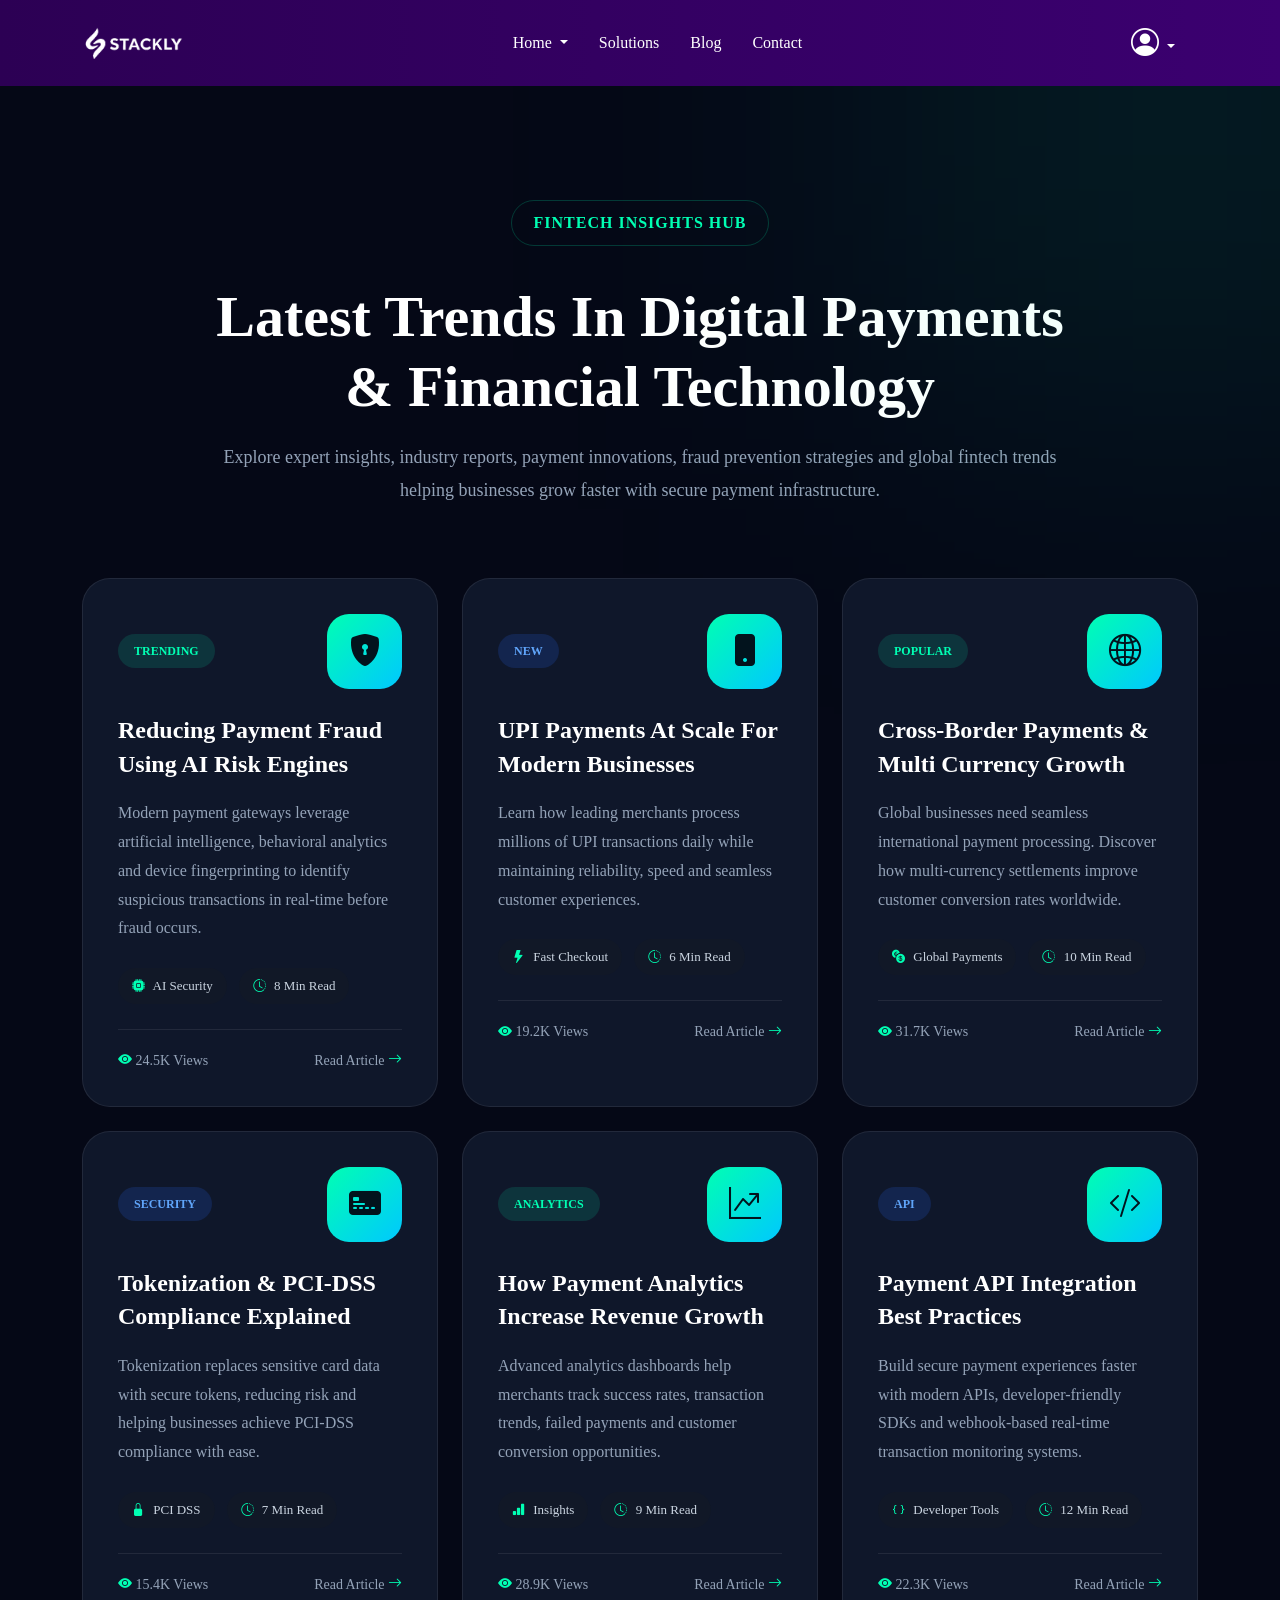
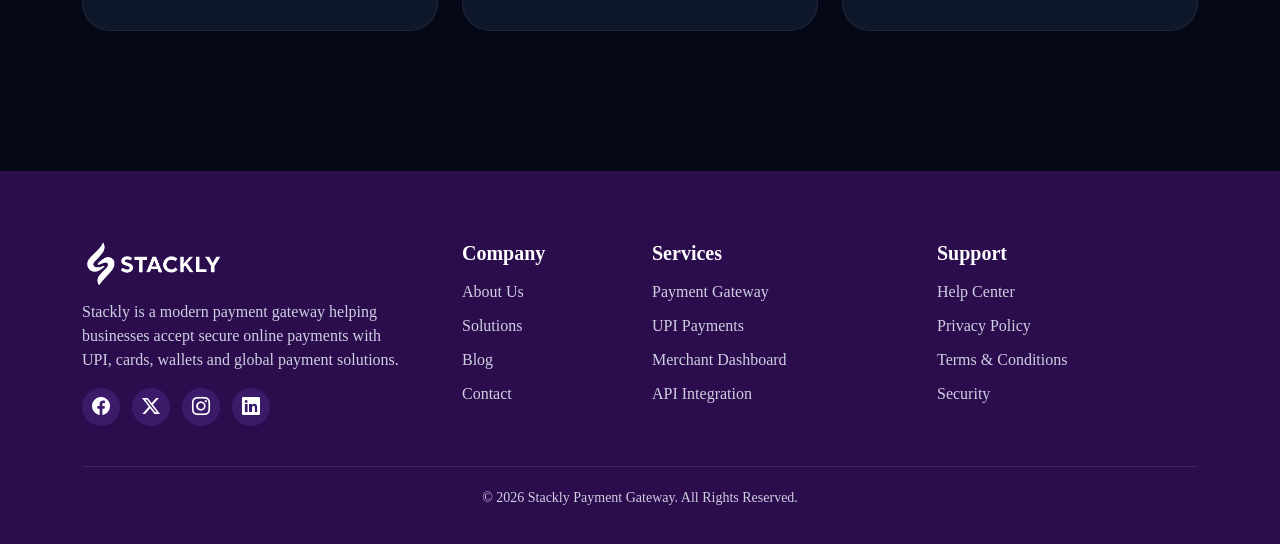
<file: blog.html>
<!DOCTYPE html>
<html lang="en">
<head>
    <meta charset="UTF-8">
    <meta name="viewport" content="width=device-width, initial-scale=1.0">
    <title>Document</title>
    <link href="https://cdn.jsdelivr.net/npm/bootstrap@5.3.3/dist/css/bootstrap.min.css" rel="stylesheet">
    <link href="https://cdn.jsdelivr.net/npm/bootstrap-icons@1.11.3/font/bootstrap-icons.css" rel="stylesheet">
    <link rel="stylesheet" href="blog.css">
</head>
<body>
    <nav class="navbar navbar-expand-lg fixed-top">

<div class="container">

<a class="navbar-brand d-flex align-items-center" href="#">
<img src="Adobe Express - file.png">

</a>

<button class="navbar-toggler" data-bs-toggle="collapse" data-bs-target="#menu">
<span class="navbar-toggler-icon"></span>
</button>

<div class="collapse navbar-collapse" id="menu">

<ul class="navbar-nav mx-auto">

<li class="nav-item dropdown">

<a class="nav-link dropdown-toggle" data-bs-toggle="dropdown">
Home
</a>

<ul class="dropdown-menu">

<li>
<a class="dropdown-item" href="index.html">
<i class="bi bi-house"></i> Home 1
</a>
</li>

<li>
<a class="dropdown-item" href="home.html">
<i class="bi bi-house-door"></i> Home 2
</a>
</li>

</ul>

</li>

<li class="nav-item">
<a class="nav-link" href="solution.html">Solutions</a>
</li>

<li class="nav-item">
<a class="nav-link" href="blog.html">Blog</a>
</li>

<li class="nav-item">
<a class="nav-link" href="contact2.html">Contact</a>
</li>

</ul>


<ul class="navbar-nav">

<li class="nav-item dropdown">

<a class="nav-link dropdown-toggle" data-bs-toggle="dropdown">
<i class="bi bi-person-circle profile-icon"></i>
</a>

<ul class="dropdown-menu dropdown-menu-end">

<li>
<a class="dropdown-item" href="login2.html">
<i class="bi bi-box-arrow-in-right"></i> Login
</a>
</li>

<li>
<a class="dropdown-item" href="register2.html">
<i class="bi bi-person-plus"></i> Register
</a>
</li>

</ul>

</li>

</ul>

</div>

</div>

</nav>
<section class="blog-section">

<div class="container">

<div class="text-center blog-header">

<p class="blog-tag">
FINTECH INSIGHTS HUB
</p>

<h2>
Latest Trends In Digital Payments <br>
& Financial Technology
</h2>

<p class="blog-desc">
Explore expert insights, industry reports, payment innovations,
fraud prevention strategies and global fintech trends helping
businesses grow faster with secure payment infrastructure.
</p>

</div>

<div class="row g-4 mt-5">

<!-- Card 1 -->

<div class="col-lg-4 col-md-6">

<a href="error2.html" class="insight-card">

<div class="card-top">

<span class="article-tag">
TRENDING
</span>

<div class="insight-icon">
<i class="bi bi-shield-lock-fill"></i>
</div>

</div>

<h4>
Reducing Payment Fraud Using AI Risk Engines
</h4>

<p>
Modern payment gateways leverage artificial intelligence,
behavioral analytics and device fingerprinting to identify
suspicious transactions in real-time before fraud occurs.
</p>

<div class="insight-features">

<span>
<i class="bi bi-cpu-fill"></i>
AI Security
</span>

<span>
<i class="bi bi-clock-history"></i>
8 Min Read
</span>

</div>

<div class="card-footer-info">

<div>
<i class="bi bi-eye-fill"></i>
24.5K Views
</div>

<div>
Read Article
<i class="bi bi-arrow-right"></i>
</div>

</div>

</a>

</div>

<!-- Card 2 -->

<div class="col-lg-4 col-md-6">

<a href="error2.html" class="insight-card">

<div class="card-top">

<span class="article-tag success">
NEW
</span>

<div class="insight-icon">
<i class="bi bi-phone-fill"></i>
</div>

</div>

<h4>
UPI Payments At Scale For Modern Businesses
</h4>

<p>
Learn how leading merchants process millions of UPI
transactions daily while maintaining reliability,
speed and seamless customer experiences.
</p>

<div class="insight-features">

<span>
<i class="bi bi-lightning-fill"></i>
Fast Checkout
</span>

<span>
<i class="bi bi-clock-history"></i>
6 Min Read
</span>

</div>

<div class="card-footer-info">

<div>
<i class="bi bi-eye-fill"></i>
19.2K Views
</div>

<div>
Read Article
<i class="bi bi-arrow-right"></i>
</div>

</div>

</a>

</div>

<!-- Card 3 -->

<div class="col-lg-4 col-md-6">

<a href="error2.html" class="insight-card">

<div class="card-top">

<span class="article-tag">
POPULAR
</span>

<div class="insight-icon">
<i class="bi bi-globe2"></i>
</div>

</div>

<h4>
Cross-Border Payments & Multi Currency Growth
</h4>

<p>
Global businesses need seamless international payment
processing. Discover how multi-currency settlements
improve customer conversion rates worldwide.
</p>

<div class="insight-features">

<span>
<i class="bi bi-currency-exchange"></i>
Global Payments
</span>

<span>
<i class="bi bi-clock-history"></i>
10 Min Read
</span>

</div>

<div class="card-footer-info">

<div>
<i class="bi bi-eye-fill"></i>
31.7K Views
</div>

<div>
Read Article
<i class="bi bi-arrow-right"></i>
</div>

</div>

</a>

</div>

<!-- Card 4 -->

<div class="col-lg-4 col-md-6">

<a href="error2.html" class="insight-card">

<div class="card-top">

<span class="article-tag success">
SECURITY
</span>

<div class="insight-icon">
<i class="bi bi-credit-card-2-front-fill"></i>
</div>

</div>

<h4>
Tokenization & PCI-DSS Compliance Explained
</h4>

<p>
Tokenization replaces sensitive card data with secure
tokens, reducing risk and helping businesses achieve
PCI-DSS compliance with ease.
</p>

<div class="insight-features">

<span>
<i class="bi bi-lock-fill"></i>
PCI DSS
</span>

<span>
<i class="bi bi-clock-history"></i>
7 Min Read
</span>

</div>

<div class="card-footer-info">

<div>
<i class="bi bi-eye-fill"></i>
15.4K Views
</div>

<div>
Read Article
<i class="bi bi-arrow-right"></i>
</div>

</div>

</a>

</div>

<!-- Card 5 -->

<div class="col-lg-4 col-md-6">

<a href="error2.html" class="insight-card">

<div class="card-top">

<span class="article-tag">
ANALYTICS
</span>

<div class="insight-icon">
<i class="bi bi-graph-up-arrow"></i>
</div>

</div>

<h4>
How Payment Analytics Increase Revenue Growth
</h4>

<p>
Advanced analytics dashboards help merchants track
success rates, transaction trends, failed payments
and customer conversion opportunities.
</p>

<div class="insight-features">

<span>
<i class="bi bi-bar-chart-fill"></i>
Insights
</span>

<span>
<i class="bi bi-clock-history"></i>
9 Min Read
</span>

</div>

<div class="card-footer-info">

<div>
<i class="bi bi-eye-fill"></i>
28.9K Views
</div>

<div>
Read Article
<i class="bi bi-arrow-right"></i>
</div>

</div>

</a>

</div>

<!-- Card 6 -->

<div class="col-lg-4 col-md-6">

<a href="error2.html" class="insight-card">

<div class="card-top">

<span class="article-tag success">
API
</span>

<div class="insight-icon">
<i class="bi bi-code-slash"></i>
</div>

</div>

<h4>
Payment API Integration Best Practices
</h4>

<p>
Build secure payment experiences faster with modern APIs,
developer-friendly SDKs and webhook-based real-time
transaction monitoring systems.
</p>

<div class="insight-features">

<span>
<i class="bi bi-braces"></i>
Developer Tools
</span>

<span>
<i class="bi bi-clock-history"></i>
12 Min Read
</span>

</div>

<div class="card-footer-info">

<div>
<i class="bi bi-eye-fill"></i>
22.3K Views
</div>

<div>
Read Article
<i class="bi bi-arrow-right"></i>
</div>

</div>

</a>

</div>

</div>

</div>

</section>
<footer class="footer-section">

<div class="container">

<div class="row">


<div class="col-lg-4 col-md-6 footer-about">

<img src="Adobe Express - file.png" class="footer-logo">

<p>
Stackly is a modern payment gateway helping businesses accept
secure online payments with UPI, cards, wallets and global
payment solutions.
</p>

<div class="social-icons">

<a href="error2.html"><i class="bi bi-facebook"></i></a>
<a href="error2.html"><i class="bi bi-twitter-x"></i></a>
<a href="error2.html"><i class="bi bi-instagram"></i></a>
<a href="error2.html"><i class="bi bi-linkedin"></i></a>

</div>

</div>


<div class="col-lg-2 col-md-6 footer-links">

<h5>Company</h5>

<ul>

<li><a href="error2.html">About Us</a></li>
<li><a href="error2.html">Solutions</a></li>
<li><a href="error2.html">Blog</a></li>
<li><a href="error2.html">Contact</a></li>

</ul>

</div>


<div class="col-lg-3 col-md-6 footer-links">

<h5>Services</h5>

<ul>

<li><a href="error2.html">Payment Gateway</a></li>
<li><a href="error2.html">UPI Payments</a></li>
<li><a href="error2.html">Merchant Dashboard</a></li>
<li><a href="error2.html">API Integration</a></li>

</ul>

</div>

<div class="col-lg-3 col-md-6 footer-links">

<h5>Support</h5>

<ul>

<li><a href="error2.html">Help Center</a></li>
<li><a href="error2.html">Privacy Policy</a></li>
<li><a href="error2.html">Terms & Conditions</a></li>
<li><a href="error2.html">Security</a></li>

</ul>

</div>

</div>


<div class="footer-bottom">

<p>
&copy; 2026 Stackly Payment Gateway. All Rights Reserved.
</p>

</div>

</div>

</footer>

<script src="https://cdn.jsdelivr.net/npm/bootstrap@5.3.2/dist/js/bootstrap.bundle.min.js"></script>
<script>
    const cards=document.querySelectorAll(".blog-card")

function reveal(){

let windowHeight=window.innerHeight

cards.forEach(card=>{

let top=card.getBoundingClientRect().top

if(top < windowHeight-100){

card.style.opacity="1"
card.style.transform="translateY(0)"

}

})

}

cards.forEach(card=>{
card.style.opacity="0"
card.style.transform="translateY(40px)"
card.style.transition="0.6s"
})

window.addEventListener("scroll",reveal)
</script>
</body>
</html>
</file>
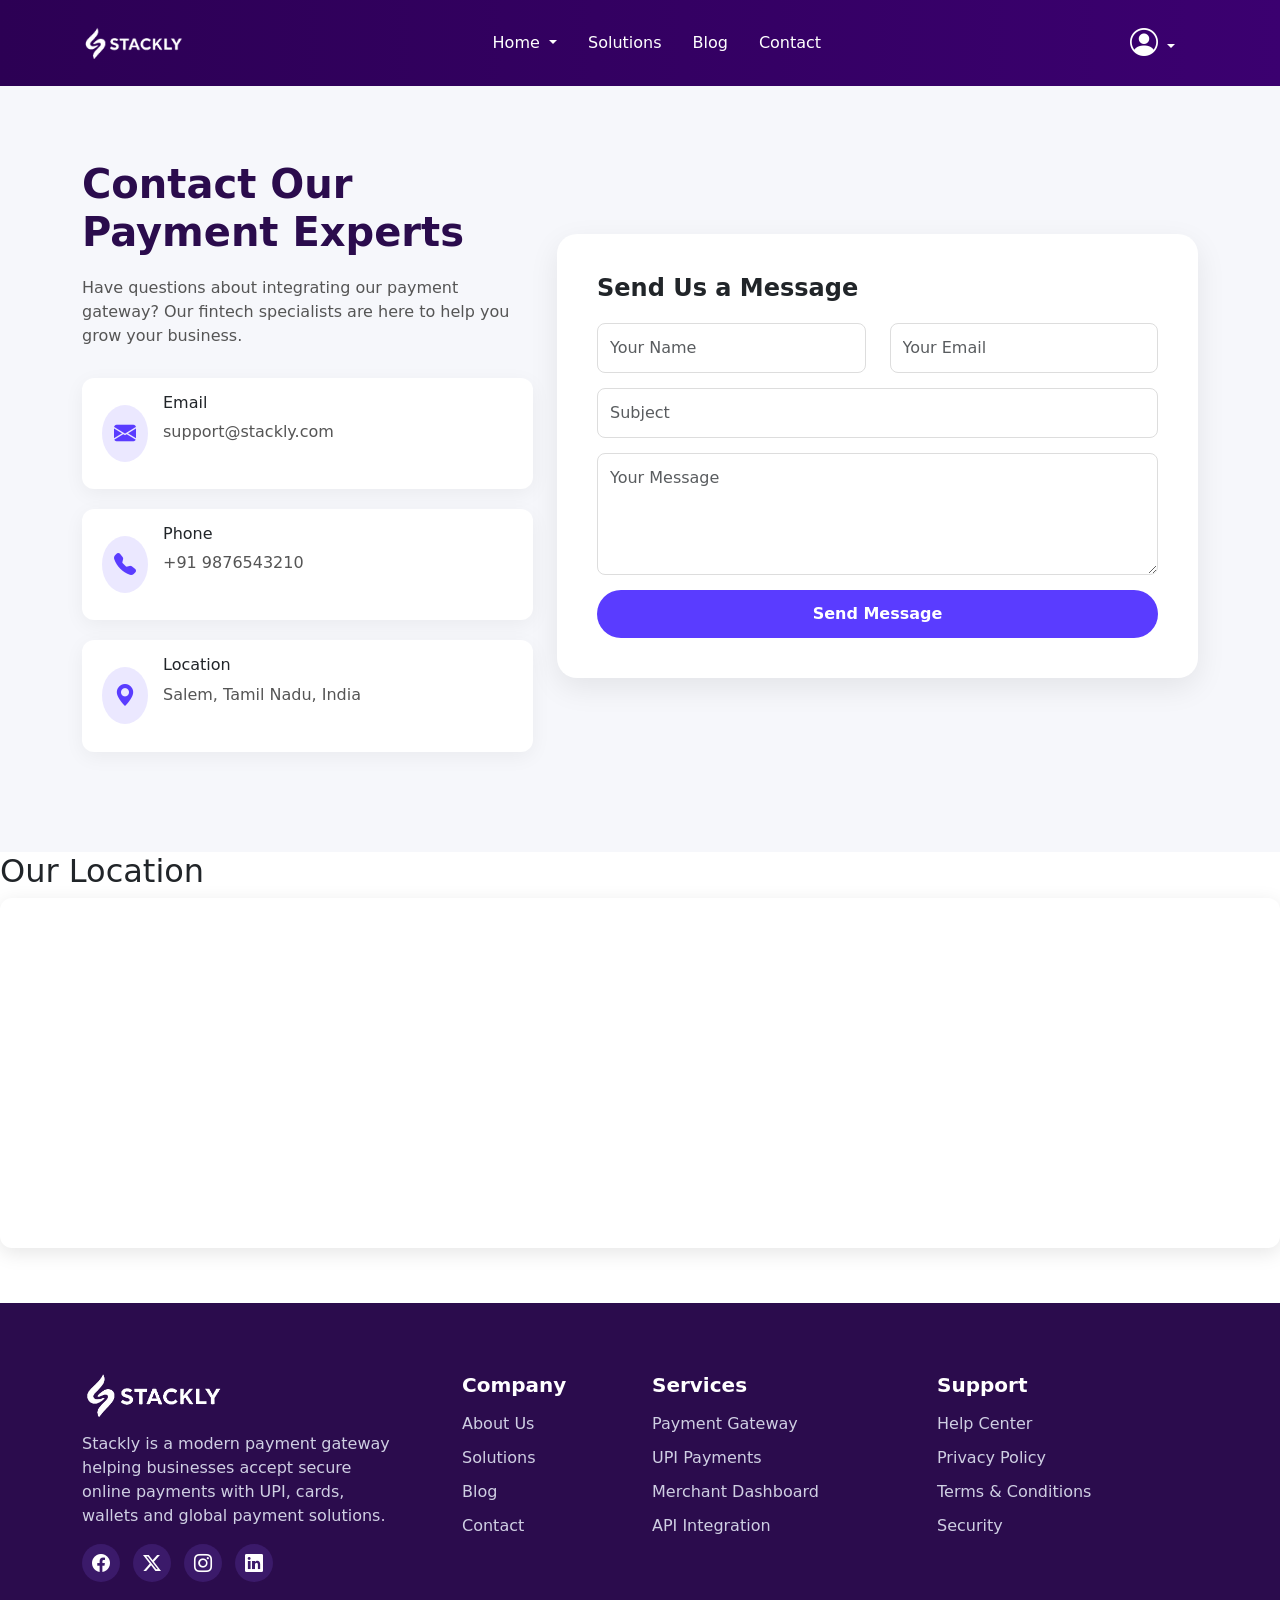
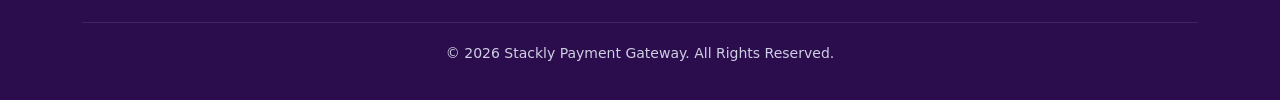
<file: contact2.html>
<!DOCTYPE html>
<html lang="en">
<head>
    <meta charset="UTF-8">
    <meta name="viewport" content="width=device-width, initial-scale=1.0">
    <title>Document</title>
    <link href="https://cdn.jsdelivr.net/npm/bootstrap@5.3.3/dist/css/bootstrap.min.css" rel="stylesheet">
    <link href="https://cdn.jsdelivr.net/npm/bootstrap-icons@1.11.3/font/bootstrap-icons.css" rel="stylesheet">
    <link rel="stylesheet" href="contact2.css">
</head>
<body>
<nav class="navbar navbar-expand-lg fixed-top">

<div class="container">

<a class="navbar-brand d-flex align-items-center" href="#">
<img src="Adobe Express - file.png">

</a>

<button class="navbar-toggler" data-bs-toggle="collapse" data-bs-target="#menu">
<span class="navbar-toggler-icon"></span>
</button>

<div class="collapse navbar-collapse" id="menu">

<ul class="navbar-nav mx-auto">

<li class="nav-item dropdown">

<a class="nav-link dropdown-toggle" data-bs-toggle="dropdown">
Home
</a>

<ul class="dropdown-menu">

<li>
<a class="dropdown-item" href="index.html">
<i class="bi bi-house"></i> Home 1
</a>
</li>

<li>
<a class="dropdown-item" href="home.html">
<i class="bi bi-house-door"></i> Home 2
</a>
</li>

</ul>

</li>

<li class="nav-item">
<a class="nav-link" href="solution.html">Solutions</a>
</li>

<li class="nav-item">
<a class="nav-link" href="blog.html">Blog</a>
</li>

<li class="nav-item">
<a class="nav-link" href="contact2.html">Contact</a>
</li>

</ul>


<ul class="navbar-nav">

<li class="nav-item dropdown">

<a class="nav-link dropdown-toggle" data-bs-toggle="dropdown">
<i class="bi bi-person-circle profile-icon"></i>
</a>

<ul class="dropdown-menu dropdown-menu-end">

<li>
<a class="dropdown-item" href="login2.html">
<i class="bi bi-box-arrow-in-right"></i> Login
</a>
</li>

<li>
<a class="dropdown-item" href="register2.html">
<i class="bi bi-person-plus"></i> Register
</a>
</li>

</ul>

</li>

</ul>

</div>

</div>

</nav>
<section class="contact-section">

<div class="container">

<div class="row align-items-center">


<div class="col-lg-5 contact-info">

<h2>Contact Our Payment Experts</h2>

<p>
Have questions about integrating our payment gateway?
Our fintech specialists are here to help you grow your business.
</p>

<div class="contact-cards">

<div class="info-card">

<i class="bi bi-envelope-fill"></i>

<div>
<h6>Email</h6>
<p>support@stackly.com</p>
</div>

</div>


<div class="info-card">

<i class="bi bi-telephone-fill"></i>

<div>
<h6>Phone</h6>
<p>+91 9876543210</p>
</div>

</div>


<div class="info-card">

<i class="bi bi-geo-alt-fill"></i>

<div>
<h6>Location</h6>
<p>Salem, Tamil Nadu, India</p>
</div>

</div>

</div>

</div>

<div class="col-lg-7">

<div class="contact-form">

<h4>Send Us a Message</h4>

<form action="error2.html">

<div class="row">

<div class="col-md-6">

<input type="text" placeholder="Your Name" class="form-control" required>

</div>

<div class="col-md-6">

<input type="email" placeholder="Your Email" class="form-control" required>

</div>

</div>


<input type="text" placeholder="Subject" class="form-control" required>

<textarea rows="4" placeholder="Your Message" class="form-control"></textarea>

<button class="contact-btn" type="submit">
Send Message
</button>

</form>

</div>

</div>

</div>

</div>


</section>
<section class="contact-map">

<h2>Our Location</h2>

<div class="map-container">
<iframe 
src="https://www.google.com/maps?q=Salem,Tamil%20Nadu&output=embed"
loading="lazy"
allowfullscreen>
</iframe>
</div>

</section>
<br>
<br>
<footer class="footer-section">

<div class="container">

<div class="row">


<div class="col-lg-4 col-md-6 footer-about">

<img src="Adobe Express - file.png" class="footer-logo">

<p>
Stackly is a modern payment gateway helping businesses accept
secure online payments with UPI, cards, wallets and global
payment solutions.
</p>

<div class="social-icons">

<a href="error2.html"><i class="bi bi-facebook"></i></a>
<a href="error2.html"><i class="bi bi-twitter-x"></i></a>
<a href="error2.html"><i class="bi bi-instagram"></i></a>
<a href="error2.html"><i class="bi bi-linkedin"></i></a>

</div>

</div>


<div class="col-lg-2 col-md-6 footer-links">

<h5>Company</h5>

<ul>

<li><a href="error2.html">About Us</a></li>
<li><a href="error2.html">Solutions</a></li>
<li><a href="error2.html">Blog</a></li>
<li><a href="error2.html">Contact</a></li>

</ul>

</div>


<div class="col-lg-3 col-md-6 footer-links">

<h5>Services</h5>

<ul>

<li><a href="error2.html">Payment Gateway</a></li>
<li><a href="error2.html">UPI Payments</a></li>
<li><a href="error2.html">Merchant Dashboard</a></li>
<li><a href="error2.html">API Integration</a></li>

</ul>

</div>

<div class="col-lg-3 col-md-6 footer-links">

<h5>Support</h5>

<ul>

<li><a href="error2.html">Help Center</a></li>
<li><a href="error2.html">Privacy Policy</a></li>
<li><a href="error2.html">Terms & Conditions</a></li>
<li><a href="error2.html">Security</a></li>

</ul>

</div>

</div>


<div class="footer-bottom">

<p>
&copy; 2026 Stackly Payment Gateway. All Rights Reserved.
</p>

</div>

</div>

</footer>

<script src="https://cdn.jsdelivr.net/npm/bootstrap@5.3.2/dist/js/bootstrap.bundle.min.js"></script>
</body>
</html>
</file>
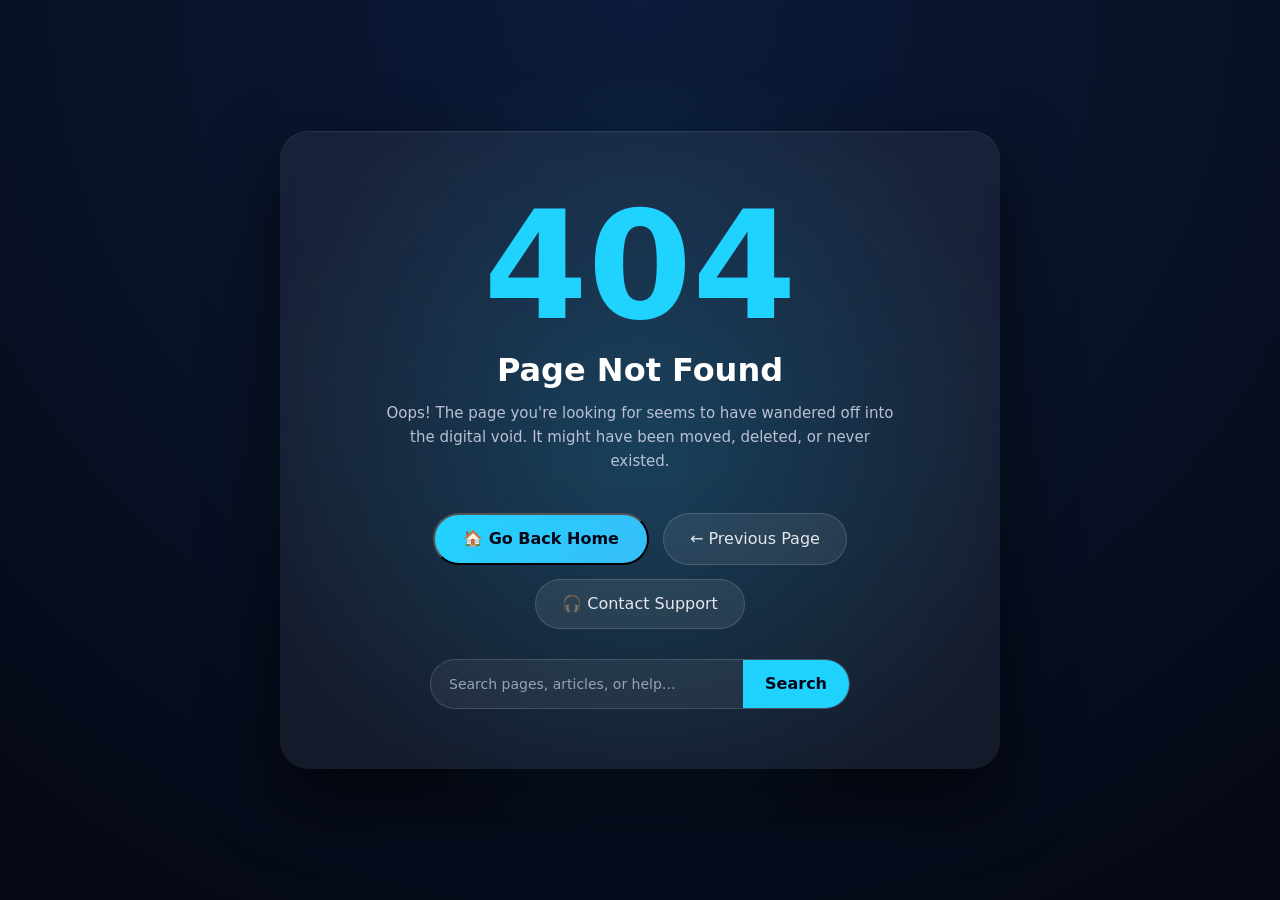
<file: error2.html>
<!DOCTYPE html>
<html lang="en">
<head>
  <meta charset="UTF-8">
  <title>404 | Page Not Found</title>
  <meta name="viewport" content="width=device-width, initial-scale=1.0">
  <link href="https://cdn.jsdelivr.net/npm/bootstrap@5.3.3/dist/css/bootstrap.min.css" rel="stylesheet">
</head>
<body>
    <style>
        
body {
  margin: 0;
  font-family: system-ui, -apple-system, "Segoe UI", sans-serif;
}

.error-wrapper {
  min-height: 100vh;
  display: flex;
  align-items: center;
  justify-content: center;
  background: radial-gradient(circle at top, #0c1b3a, #050814);
  overflow: hidden;
  padding: 20px;
}
.error-box {
  position: relative;
  max-width: 720px;
  width: 100%;
  padding: 60px 50px;
  border-radius: 28px;
  background: rgba(255, 255, 255, 0.06);
  backdrop-filter: blur(12px);
  box-shadow:
    0 30px 70px rgba(0, 0, 0, 0.65),
    inset 0 1px 0 rgba(255, 255, 255, 0.08);
}
.error-glow {
  position: absolute;
  inset: -60px;
  background: radial-gradient(circle, rgba(32,211,255,0.18), transparent 70%);
  z-index: -1;
}
.error-code {
  font-size: 150px;
  font-weight: 800;
  color: #20d3ff;
  line-height: 1;
  margin-bottom: 10px;
}

.error-title {
  font-size: 32px;
  font-weight: 600;
  color: #ffffff;
  margin-bottom: 12px;
}

.error-text {
  font-size: 15px;
  color: #b9c0d4;
  max-width: 520px;
  margin: 0 auto 40px;
  line-height: 1.6;
}
.error-actions {
  display: flex;
  gap: 14px;
  justify-content: center;
  flex-wrap: wrap;
  margin-bottom: 30px;
}

.btn-primary-action {
  padding: 12px 28px;
  border-radius: 30px;
  background: linear-gradient(135deg, #20d3ff, #38bdf8);
  color: #020617;
  font-weight: 600;
  text-decoration: none;
  transition: all 0.3s ease;
}

.btn-primary-action:hover {
  transform: translateY(-2px);
  box-shadow: 0 12px 30px rgba(32,211,255,0.4);
}

.btn-secondary-action {
  padding: 12px 26px;
  border-radius: 30px;
  background: rgba(255,255,255,0.08);
  color: #e5e7eb;
  border: 1px solid rgba(255,255,255,0.15);
  text-decoration: none;
  transition: all 0.3s ease;
}

.btn-secondary-action:hover {
  background: rgba(255,255,255,0.15);
}

.error-search {
  display: flex;
  max-width: 420px;
  margin: 0 auto;
  background: rgba(255,255,255,0.06);
  border-radius: 30px;
  overflow: hidden;
  border: 1px solid rgba(255,255,255,0.15);
}

.error-search input {
  flex: 1;
  padding: 12px 18px;
  background: transparent;
  border: none;
  outline: none;
  color: #e5e7eb;
  font-size: 14px;
}

.error-search input::placeholder {
  color: #94a3b8;
}

.error-search button {
  padding: 12px 22px;
  border: none;
  background: #20d3ff;
  color: #020617;
  font-weight: 600;
  cursor: pointer;
}
@media (max-width: 576px) {
  .error-code {
    font-size: 100px;
  }

  .error-box {
    padding: 45px 24px;
  }

  .error-title {
    font-size: 26px;
  }
}

    </style>

<section class="error-wrapper">
  <div class="error-box text-center">

    <div class="error-glow"></div>

    <h1 class="error-code">404</h1>
    <h2 class="error-title">Page Not Found</h2>

    <p class="error-text">
      Oops! The page you're looking for seems to have wandered off into the digital void.
      It might have been moved, deleted, or never existed.
    </p>
    <div class="error-actions">
      <button  onclick="window.location.href='home.html'" class="btn-primary-action">🏠 Go Back Home</button>
      <button onclick="history.back()" class="btn-secondary-action">← Previous Page</button>
      <a href="#" class="btn-secondary-action">🎧 Contact Support</a>
    </div>
    <div class="error-search">
      <input type="text" placeholder="Search pages, articles, or help…">
      <button>Search</button>
    </div>

  </div>
</section>

</body>
</html>
</file>
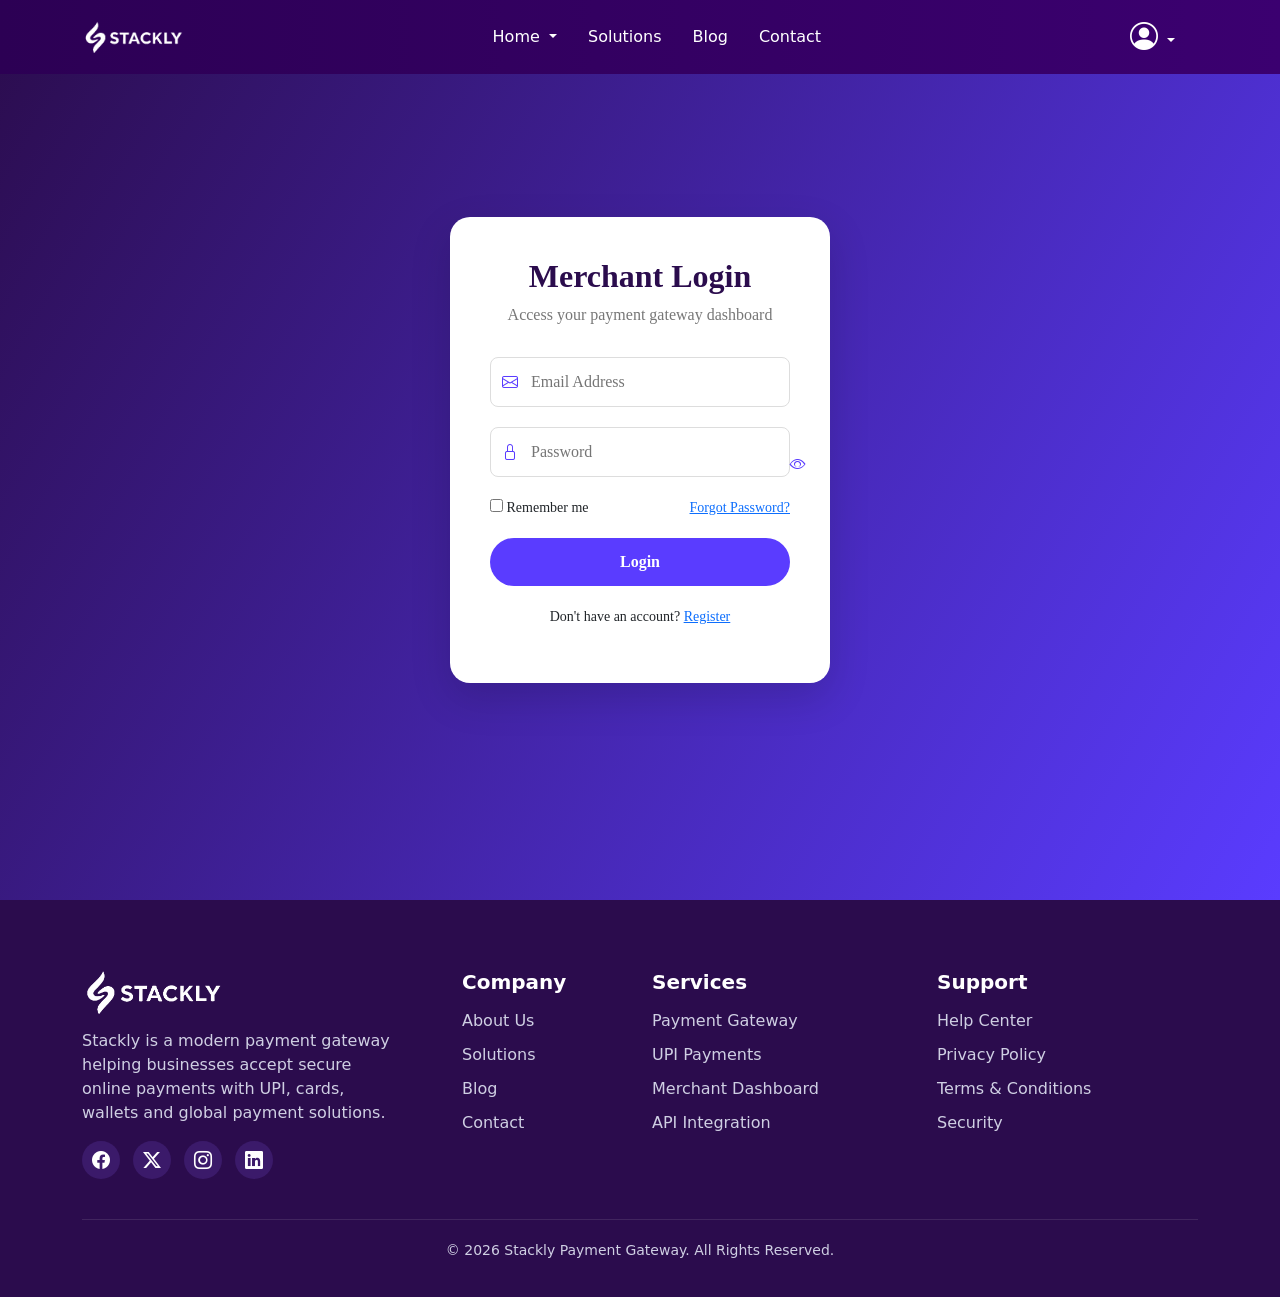
<file: login2.html>
<!DOCTYPE html>
<html lang="en">

<head>

<meta charset="UTF-8">
<meta name="viewport" content="width=device-width, initial-scale=1.0">

<title>Stackly Payment Gateway Login</title>

<link rel="stylesheet" href="login2.css">

<link rel="stylesheet"
href="https://cdn.jsdelivr.net/npm/bootstrap@5.3.3/dist/css/bootstrap.min.css">

<link rel="stylesheet"
href="https://cdn.jsdelivr.net/npm/bootstrap-icons@1.11.3/font/bootstrap-icons.css">

</head>

<body>
    <nav class="navbar navbar-expand-lg fixed-top">

<div class="container">

<a class="navbar-brand d-flex align-items-center" href="#">
<img src="Adobe Express - file.png">

</a>

<button class="navbar-toggler" data-bs-toggle="collapse" data-bs-target="#menu">
<span class="navbar-toggler-icon"></span>
</button>

<div class="collapse navbar-collapse" id="menu">

<ul class="navbar-nav mx-auto">

<li class="nav-item dropdown">

<a class="nav-link dropdown-toggle" data-bs-toggle="dropdown">
Home
</a>

<ul class="dropdown-menu">

<li>
<a class="dropdown-item" href="index.html">
<i class="bi bi-house"></i> Home 1
</a>
</li>

<li>
<a class="dropdown-item" href="home.html">
<i class="bi bi-house-door"></i> Home 2
</a>
</li>

</ul>

</li>

<li class="nav-item">
<a class="nav-link" href="solution.html">Solutions</a>
</li>

<li class="nav-item">
<a class="nav-link" href="blog.html">Blog</a>
</li>

<li class="nav-item">
<a class="nav-link" href="contact2.html">Contact</a>
</li>

</ul>


<ul class="navbar-nav">

<li class="nav-item dropdown">

<a class="nav-link dropdown-toggle" data-bs-toggle="dropdown">
<i class="bi bi-person-circle profile-icon"></i>
</a>

<ul class="dropdown-menu dropdown-menu-end">

<li>
<a class="dropdown-item" href="login2.html">
<i class="bi bi-box-arrow-in-right"></i> Login
</a>
</li>

<li>
<a class="dropdown-item" href="register2.html">
<i class="bi bi-person-plus"></i> Register
</a>
</li>

</ul>

</li>

</ul>

</div>

</div>

</nav>
<section>
<div class="login-wrapper">

<div class="login-container">

<h2>Merchant Login</h2>

<p class="subtitle">
Access your payment gateway dashboard
</p>

<form onsubmit="return loginUser()">

<div class="input-box">

<i class="bi bi-envelope"></i>

<input type="text" id="email" placeholder="Email Address">

</div>


<div class="input-box">

<i class="bi bi-lock"></i>

<input type="password" id="password" placeholder="Password">

<span class="toggle" onclick="togglePassword()">
<i class="bi bi-eye" id="eyeIcon"></i>
</span>

</div>


<div class="login-options">

<label>
<input type="checkbox"> Remember me
</label>

<a href="error2.html">Forgot Password?</a>

</div>


<button class="login-btn">
Login
</button>


<p class="signup-text">

Don't have an account?
<a href="register2.html">Register</a>

</p>

</form>

</div>

</div>
</section>
<footer class="footer-section">

<div class="container">

<div class="row">


<div class="col-lg-4 col-md-6 footer-about">

<img src="Adobe Express - file.png" class="footer-logo">

<p>
Stackly is a modern payment gateway helping businesses accept
secure online payments with UPI, cards, wallets and global
payment solutions.
</p>

<div class="social-icons">

<a href="error2.html"><i class="bi bi-facebook"></i></a>
<a href="error2.html"><i class="bi bi-twitter-x"></i></a>
<a href="error2.html"><i class="bi bi-instagram"></i></a>
<a href="error2.html"><i class="bi bi-linkedin"></i></a>

</div>

</div>


<div class="col-lg-2 col-md-6 footer-links">

<h5>Company</h5>

<ul>

<li><a href="error2.html">About Us</a></li>
<li><a href="error2.html">Solutions</a></li>
<li><a href="error2.html">Blog</a></li>
<li><a href="error2.html">Contact</a></li>

</ul>

</div>


<div class="col-lg-3 col-md-6 footer-links">

<h5>Services</h5>

<ul>

<li><a href="error2.html">Payment Gateway</a></li>
<li><a href="error2.html">UPI Payments</a></li>
<li><a href="error2.html">Merchant Dashboard</a></li>
<li><a href="error2.html">API Integration</a></li>

</ul>

</div>

<div class="col-lg-3 col-md-6 footer-links">

<h5>Support</h5>

<ul>

<li><a href="error2.html">Help Center</a></li>
<li><a href="error2.html">Privacy Policy</a></li>
<li><a href="error2.html">Terms & Conditions</a></li>
<li><a href="error2.html">Security</a></li>

</ul>

</div>

</div>


<div class="footer-bottom">

<p>
&copy; 2026 Stackly Payment Gateway. All Rights Reserved.
</p>

</div>

</div>
</footer>


</footer>
<script src="https://cdn.jsdelivr.net/npm/bootstrap@5.3.2/dist/js/bootstrap.bundle.min.js"></script>
<script>
    function togglePassword(){

let password=document.getElementById("password")
let icon=document.getElementById("eyeIcon")

if(password.type==="password"){
password.type="text"
icon.classList.remove("bi-eye")
icon.classList.add("bi-eye-slash")
}else{
password.type="password"
icon.classList.remove("bi-eye-slash")
icon.classList.add("bi-eye")
}

}


function loginUser(){

let email=document.getElementById("email").value
let password=document.getElementById("password").value

if(email==="" || password===""){

alert("Please enter email and password")

return false

}

window.location.href="error2.html"

return false

}
</script>

</body>
</html>
</file>
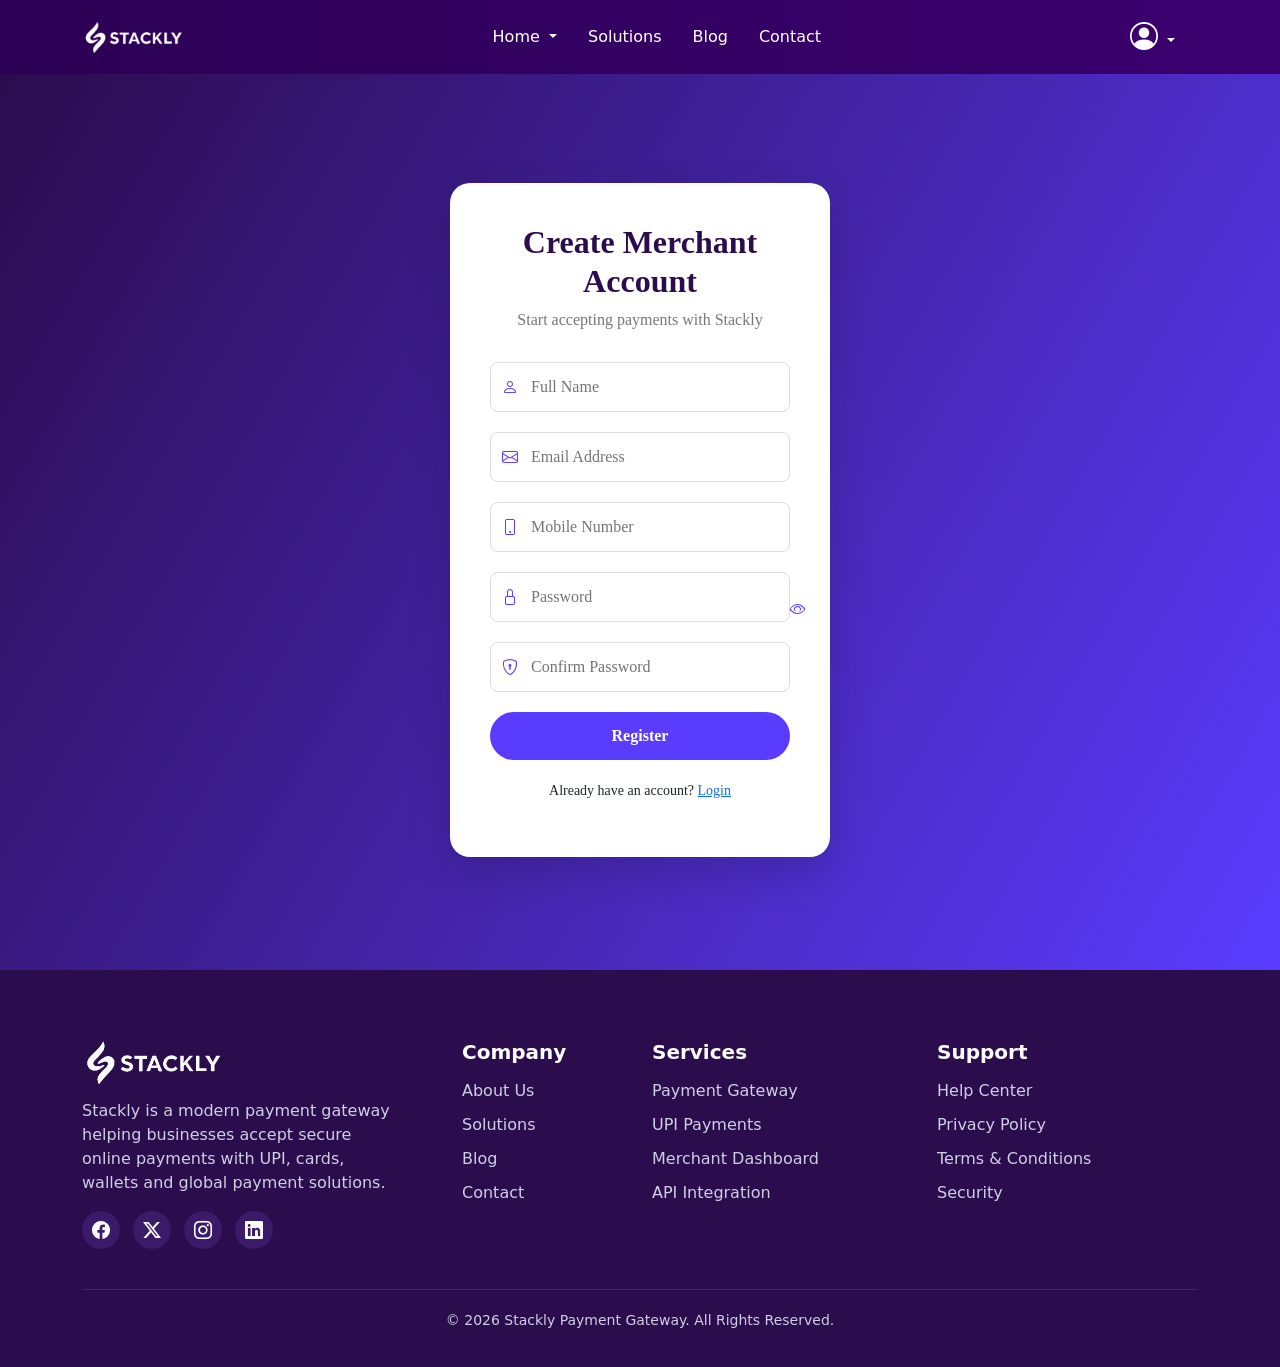
<file: register2.html>
<!DOCTYPE html>
<html lang="en">

<head>

<meta charset="UTF-8">
<meta name="viewport" content="width=device-width, initial-scale=1.0">

<title>Stackly Payment Gateway Login</title>

<link rel="stylesheet" href="register2.css">

<link rel="stylesheet"
href="https://cdn.jsdelivr.net/npm/bootstrap@5.3.3/dist/css/bootstrap.min.css">

<link rel="stylesheet"
href="https://cdn.jsdelivr.net/npm/bootstrap-icons@1.11.3/font/bootstrap-icons.css">

</head>

<body>
    <nav class="navbar navbar-expand-lg fixed-top">

<div class="container">

<a class="navbar-brand d-flex align-items-center" href="#">
<img src="Adobe Express - file.png">

</a>

<button class="navbar-toggler" data-bs-toggle="collapse" data-bs-target="#menu">
<span class="navbar-toggler-icon"></span>
</button>

<div class="collapse navbar-collapse" id="menu">

<ul class="navbar-nav mx-auto">

<li class="nav-item dropdown">

<a class="nav-link dropdown-toggle" data-bs-toggle="dropdown">
Home
</a>

<ul class="dropdown-menu">

<li>
<a class="dropdown-item" href="index.html">
<i class="bi bi-house"></i> Home 1
</a>
</li>

<li>
<a class="dropdown-item" href="home.html">
<i class="bi bi-house-door"></i> Home 2
</a>
</li>

</ul>

</li>

<li class="nav-item">
<a class="nav-link" href="solution.html">Solutions</a>
</li>

<li class="nav-item">
<a class="nav-link" href="blog.html">Blog</a>
</li>

<li class="nav-item">
<a class="nav-link" href="contact2.html">Contact</a>
</li>

</ul>


<ul class="navbar-nav">

<li class="nav-item dropdown">

<a class="nav-link dropdown-toggle" data-bs-toggle="dropdown">
<i class="bi bi-person-circle profile-icon"></i>
</a>

<ul class="dropdown-menu dropdown-menu-end">

<li>
<a class="dropdown-item" href="login2.html">
<i class="bi bi-box-arrow-in-right"></i> Login
</a>
</li>

<li>
<a class="dropdown-item" href="register2.html">
<i class="bi bi-person-plus"></i> Register
</a>
</li>

</ul>

</li>

</ul>

</div>

</div>

</nav>
<section >
<div class="register-wrapper">

<div class="register-container">

<h2>Create Merchant Account</h2>

<p class="subtitle">
Start accepting payments with Stackly
</p>

<form onsubmit="return registerUser()">

<div class="input-box">

<i class="bi bi-person"></i>

<input type="text" id="name" placeholder="Full Name">

</div>


<div class="input-box">

<i class="bi bi-envelope"></i>

<input type="email" id="email" placeholder="Email Address">

</div>


<div class="input-box">

<i class="bi bi-phone"></i>

<input type="text" id="phone" placeholder="Mobile Number">

</div>


<div class="input-box">

<i class="bi bi-lock"></i>

<input type="password" id="password" placeholder="Password">

<span class="toggle" onclick="togglePassword()">
<i class="bi bi-eye" id="eyeIcon"></i>
</span>

</div>


<div class="input-box">

<i class="bi bi-shield-lock"></i>

<input type="password" id="confirmPassword" placeholder="Confirm Password">

</div>


<button class="register-btn">
Register
</button>

<p class="login-link">

Already have an account?
<a href="login2.html">Login</a>

</p>

</form>

</div>

</div>
</section>
<footer class="footer-section">

<div class="container">

<div class="row">


<div class="col-lg-4 col-md-6 footer-about">

<img src="Adobe Express - file.png" class="footer-logo">

<p>
Stackly is a modern payment gateway helping businesses accept
secure online payments with UPI, cards, wallets and global
payment solutions.
</p>

<div class="social-icons">

<a href="error2.html"><i class="bi bi-facebook"></i></a>
<a href="error2.html"><i class="bi bi-twitter-x"></i></a>
<a href="error2.html"><i class="bi bi-instagram"></i></a>
<a href="error2.html"><i class="bi bi-linkedin"></i></a>

</div>

</div>


<div class="col-lg-2 col-md-6 footer-links">

<h5>Company</h5>

<ul>

<li><a href="error2.html">About Us</a></li>
<li><a href="error2.html">Solutions</a></li>
<li><a href="error2.html">Blog</a></li>
<li><a href="error2.html">Contact</a></li>

</ul>

</div>


<div class="col-lg-3 col-md-6 footer-links">

<h5>Services</h5>

<ul>

<li><a href="error2.html">Payment Gateway</a></li>
<li><a href="error2.html">UPI Payments</a></li>
<li><a href="error2.html">Merchant Dashboard</a></li>
<li><a href="error2.html">API Integration</a></li>

</ul>

</div>

<div class="col-lg-3 col-md-6 footer-links">

<h5>Support</h5>

<ul>

<li><a href="error2.html">Help Center</a></li>
<li><a href="error2.html">Privacy Policy</a></li>
<li><a href="error2.html">Terms & Conditions</a></li>
<li><a href="error2.html">Security</a></li>

</ul>

</div>

</div>


<div class="footer-bottom">

<p>
&copy; 2026 Stackly Payment Gateway. All Rights Reserved.
</p>

</div>

</div>

</footer>
<script src="https://cdn.jsdelivr.net/npm/bootstrap@5.3.2/dist/js/bootstrap.bundle.min.js"></script>
<script>
    function togglePassword(){

let password=document.getElementById("password")
let icon=document.getElementById("eyeIcon")

if(password.type==="password"){
password.type="text"
icon.classList.remove("bi-eye")
icon.classList.add("bi-eye-slash")
}else{
password.type="password"
icon.classList.remove("bi-eye-slash")
icon.classList.add("bi-eye")
}

}

function registerUser(){

let name=document.getElementById("name").value
let email=document.getElementById("email").value
let phone=document.getElementById("phone").value
let password=document.getElementById("password").value
let confirmPassword=document.getElementById("confirmPassword").value

if(name==="" || email==="" || phone==="" || password==="" || confirmPassword===""){

alert("Please fill all fields")

return false

}


alert("Account created successfully")

window.location.href="login2.html"

return false

}
</script>

</body>
</html>
</file>
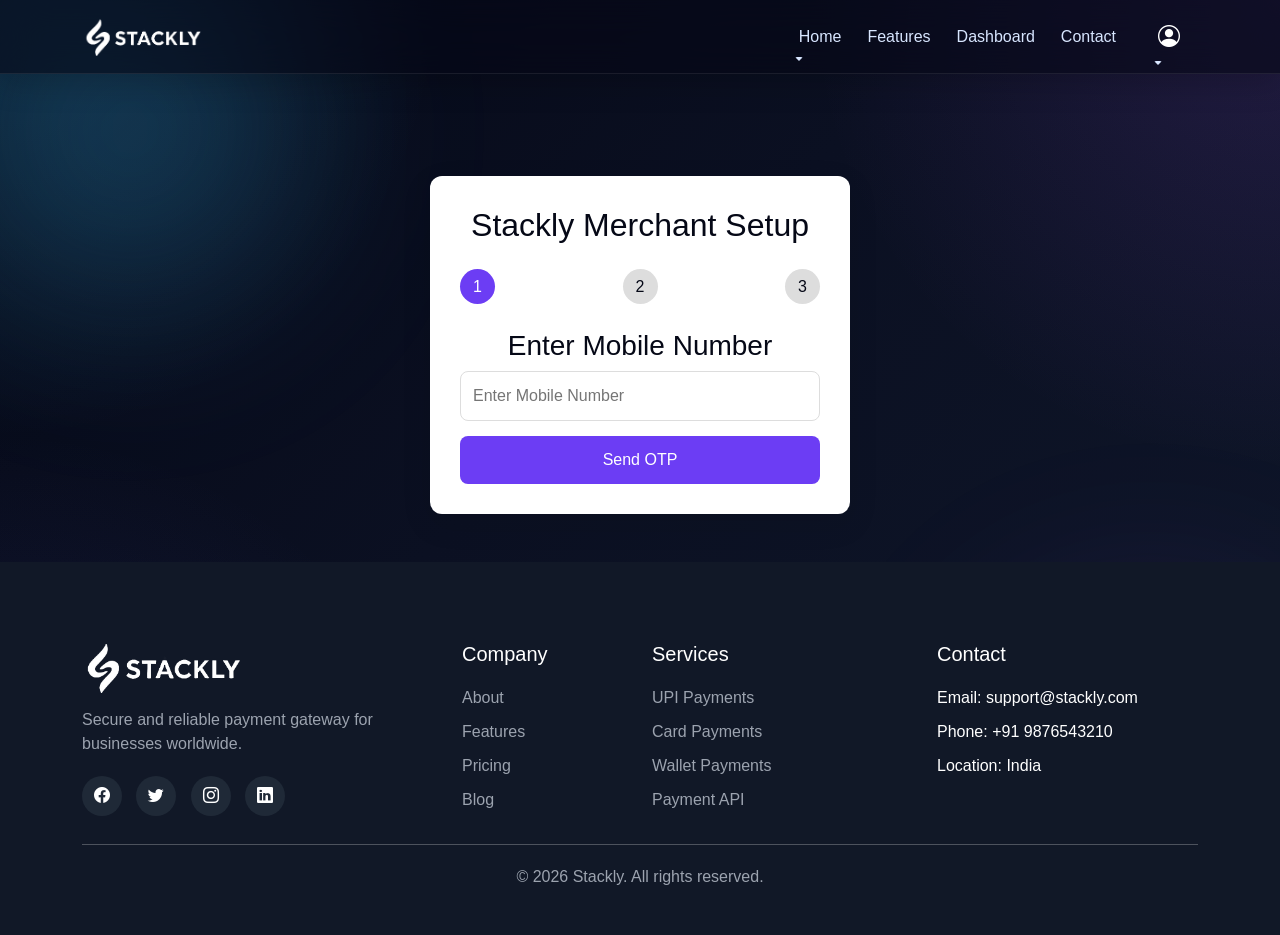
<file: signup.html>
<!DOCTYPE html>
<html lang="en">
<head>
    <meta charset="UTF-8">
    <meta name="viewport" content="width=device-width, initial-scale=1.0">
    <title>Payment gateway</title>
    <link href="https://cdn.jsdelivr.net/npm/bootstrap@5.3.2/dist/css/bootstrap.min.css" rel="stylesheet">

<link rel="stylesheet" href="https://cdn.jsdelivr.net/npm/bootstrap-icons@1.11.3/font/bootstrap-icons.css">
<link rel="stylesheet" href="signup.css">
</head>
<body>
<nav class="navbar navbar-expand-lg fixed-top glass-nav">
    <div class="container">
      <a class="navbar-brand brand-logo" href="#">
        <img src="Adobe Express - file.png" alt="Stackly Logo">
      </a>

      <button class="navbar-toggler navbar-dark border-0" type="button" data-bs-toggle="collapse" data-bs-target="#navMenu">
        <span class="navbar-toggler-icon"></span>
      </button>

      <div class="collapse navbar-collapse" id="navMenu">
        <ul class="navbar-nav ms-auto align-items-lg-center">
          <li class="nav-item dropdown">
            <a class="nav-link dropdown-toggle" href="#" data-bs-toggle="dropdown" role="button" aria-expanded="false">
              Home
            </a>
            <ul class="dropdown-menu">
              <li><a class="dropdown-item" href="index.html">Home 1</a></li>
              <li><a class="dropdown-item" href="home.html">Home 2</a></li>
            </ul>
          </li>

          <li class="nav-item">
            <a class="nav-link" href="feature.html">Features</a>
          </li>

          <li class="nav-item">
            <a class="nav-link" href="dashboard.html">Dashboard</a>
          </li>

          <li class="nav-item">
            <a class="nav-link" href="contact.html">Contact</a>
          </li>

          <li class="nav-item dropdown ms-3">
            <a class="nav-link dropdown-toggle" href="#" data-bs-toggle="dropdown" role="button" aria-expanded="false">
              <i class="bi bi-person-circle profile-icon"></i>
            </a>

            <ul class="dropdown-menu dropdown-menu-end">
              <li>
                <a class="dropdown-item" href="login.html">
                  <i class="bi bi-box-arrow-in-right"></i> Login
                </a>
              </li>
              <li>
                <a class="dropdown-item" href="signup.html">
                  <i class="bi bi-person-plus"></i> Regsiter
                </a>
              </li>
            </ul>
          </li>
        </ul>
      </div>
    </div>
  </nav>
<section class="register">

<div class="onboard-container">

<h2>Stackly Merchant Setup</h2>


<div class="steps">

<div class="step active">1</div>
<div class="step">2</div>
<div class="step">3</div>

</div>
<div class="step-box active" id="step0">

<h3>Enter Mobile Number</h3>

<input type="text" id="mobile" placeholder="Enter Mobile Number" maxlength="10" class="input">

<button onclick="verifyMobile()" class="btn">
Send OTP
</button>

</div>


<div class="step-box " id="step1">

<h3>Verify Mobile Number</h3>

<p>Enter the OTP sent to your mobile</p>

<div class="otp-box">

<input type="text" maxlength="1">
<input type="text" maxlength="1">
<input type="text" maxlength="1">
<input type="text" maxlength="1">
<input type="text" maxlength="1">
<input type="text" maxlength="1">

</div>

<button onclick="nextStep(2)" class="btn">Verify OTP</button>

</div>


<div class="step-box" id="step2">

<h3>Business Details</h3>

<input type="text" placeholder="Business Name" class="input">

<input type="text" placeholder="Business Type" class="input">

<input type="text" placeholder="Website URL" class="input">

<input type="text" placeholder="GST Number" class="input">

<button onclick="nextStep(3)" class="btn">
Continue
</button>

</div>


<div class="step-box" id="step3">

<h3>Link Bank Account</h3>

<input type="text" placeholder="Account Holder Name" class="input">

<input type="text" placeholder="Account Number" class="input">

<input type="text" placeholder="IFSC Code" class="input">

<input type="text" placeholder="Bank Name" class="input">

<button onclick="finish()" class="btn">
Complete Setup
</button>

</div>

</div>
    </section>
<br>
<br>

<footer class="footer">

<div class="container">

<div class="row">

<div class="col-lg-4 col-md-6 footer-logo">

<img src="Adobe Express - file.png" class="footer-img">

<p class="footer-text">
Secure and reliable payment gateway for businesses worldwide.
</p>

<div class="social-icons">

<a href="error.html"><i class="bi bi-facebook"></i></a>
<a href="error.html"><i class="bi bi-twitter"></i></a>
<a href="error.html"><i class="bi bi-instagram"></i></a>
<a href="error.html"><i class="bi bi-linkedin"></i></a>

</div>

</div>

<div class="col-lg-2 col-md-6">

<h5>Company</h5>

<ul class="footer-links">
<li><a href="error.html">About</a></li>
<li><a href="error.html">Features</a></li>
<li><a href="error.html">Pricing</a></li>
<li><a href="error.html">Blog</a></li>
</ul>

</div>

<div class="col-lg-3 col-md-6">

<h5>Services</h5>

<ul class="footer-links">
<li><a href="error.html">UPI Payments</a></li>
<li><a href="error.html">Card Payments</a></li>
<li><a href="error.html">Wallet Payments</a></li>
<li><a href="error.html">Payment API</a></li>
</ul>

</div>

<div class="col-lg-3 col-md-6">

<h5>Contact</h5>

<ul class="footer-links">
<li>Email: support@stackly.com</li>
<li>Phone: +91 9876543210</li>
<li>Location: India</li>
</ul>

</div>

</div>


<hr>

<p class="copyright">
&copy; 2026 Stackly. All rights reserved.
</p>

</div>

</footer>
<script src="https://cdn.jsdelivr.net/npm/bootstrap@5.3.2/dist/js/bootstrap.bundle.min.js"></script>
<script>
function verifyMobile(){

let mobile=document.getElementById("mobile").value

if(mobile.length !== 10 || isNaN(mobile)){
alert("Enter valid 10 digit mobile number")
return
}

nextStep(1)

}



    function nextStep(step){


if(step === 2){

let otpInputs = document.querySelectorAll("#step1 .otp-box input")

for(let input of otpInputs){

if(input.value === ""){
alert("Please enter complete OTP")
return
}

}

}



if(step === 3){

let inputs = document.querySelectorAll("#step2 .input")

for(let input of inputs){

if(input.value.trim() === ""){
alert("Please fill all business details")
return
}

}

}



document.querySelectorAll(".step-box").forEach(box=>{
box.classList.remove("active")
})

document.getElementById("step"+step).classList.add("active")


/* UPDATE STEP ICONS */

document.querySelectorAll(".step").forEach((s,i)=>{

s.classList.remove("active")

if(i < step){
s.classList.add("active")
}

})

}


function finish(){

let inputs = document.querySelectorAll("#step3 .input")

for(let input of inputs){

if(input.value.trim() === ""){
alert("Please fill bank details")
return
}

}

alert("Merchant Setup Completed!")

window.location.href="login.html"

}
</script>
</body>
</html>
</file>
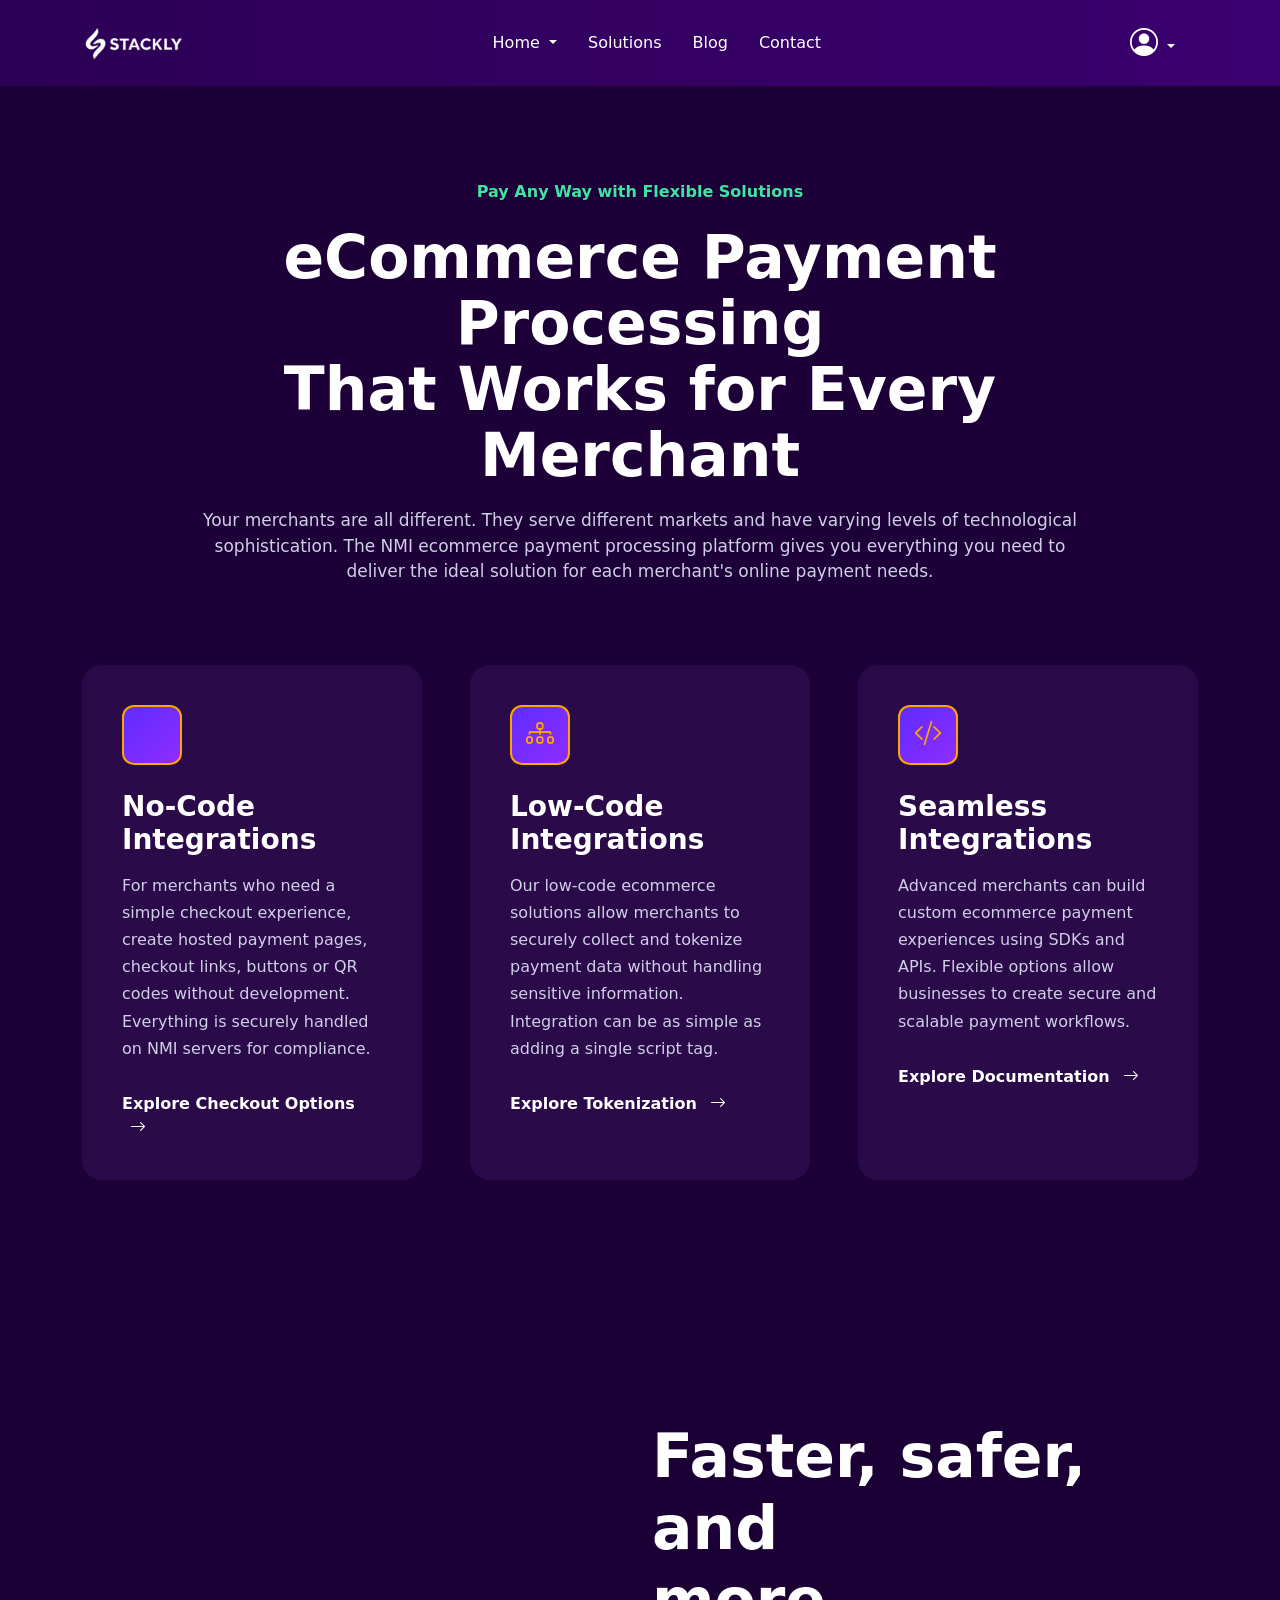
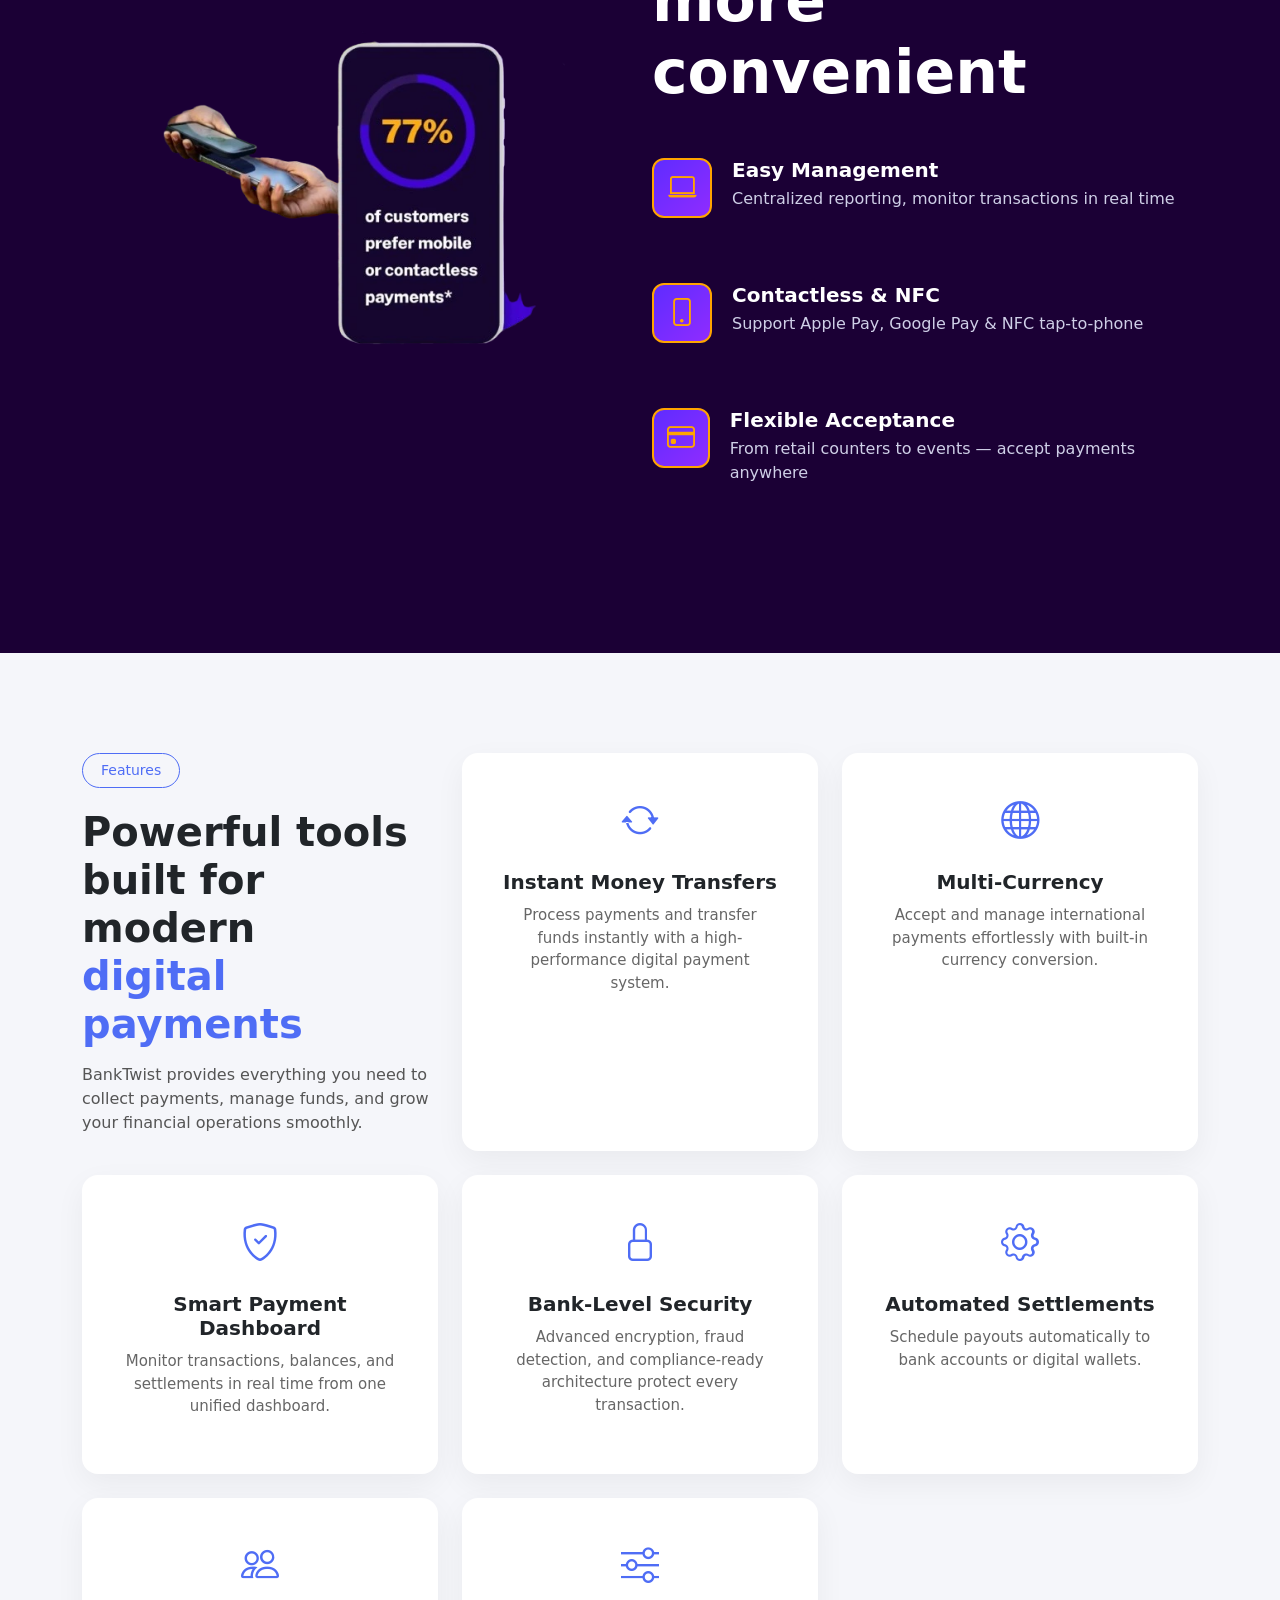
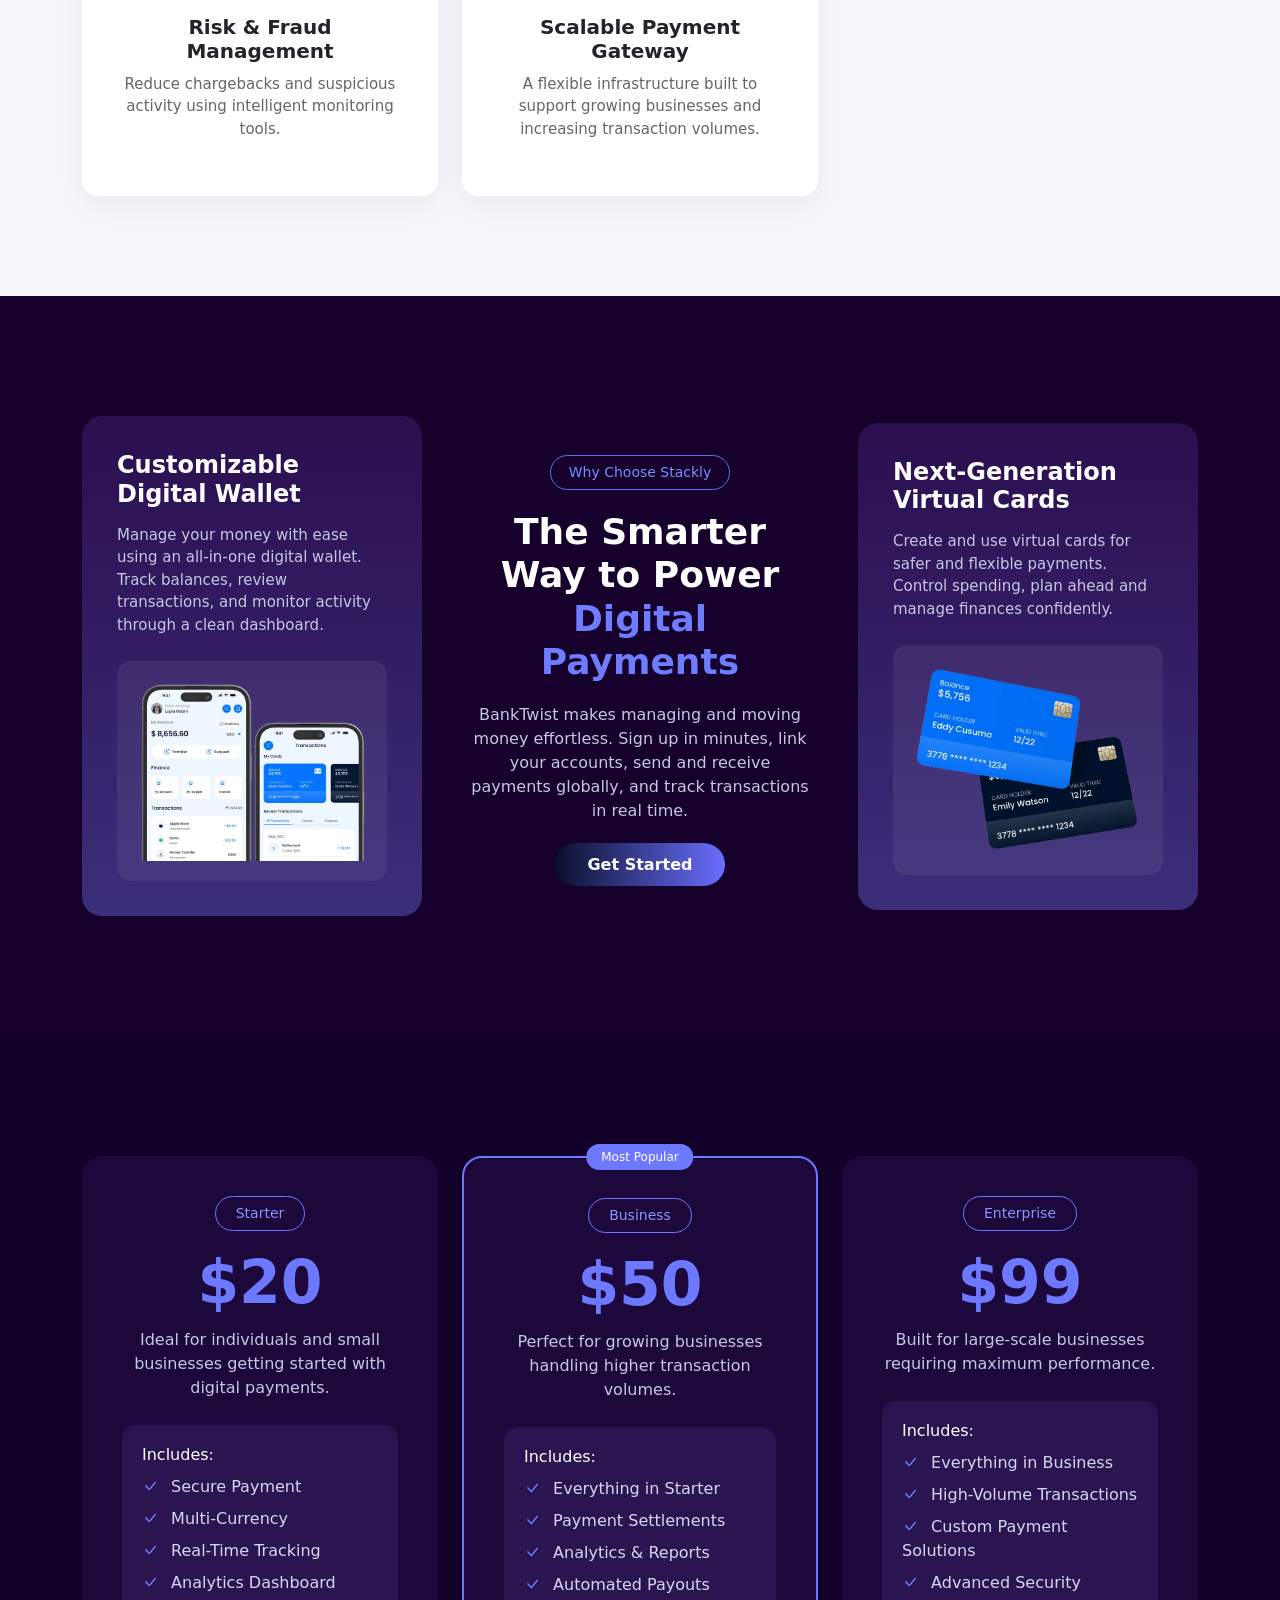
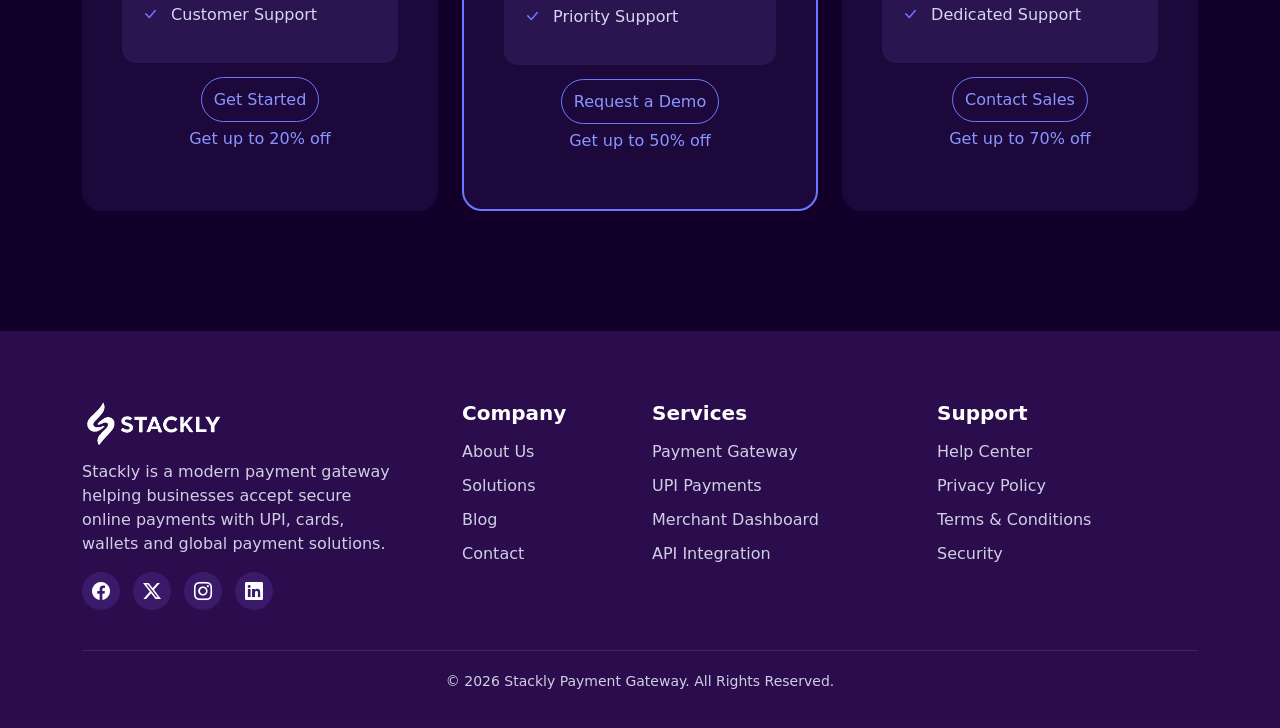
<file: solution.html>
<!DOCTYPE html>
<html lang="en">
<head>
    <meta charset="UTF-8">
    <meta name="viewport" content="width=device-width, initial-scale=1.0">
    <title>Document</title>
    <link href="https://cdn.jsdelivr.net/npm/bootstrap@5.3.3/dist/css/bootstrap.min.css" rel="stylesheet">
    <link href="https://cdn.jsdelivr.net/npm/bootstrap-icons@1.11.3/font/bootstrap-icons.css" rel="stylesheet">
    <link rel="stylesheet" href="solution.css">
</head>
<body>
    <nav class="navbar navbar-expand-lg fixed-top">

<div class="container">

<a class="navbar-brand d-flex align-items-center" href="#">
<img src="Adobe Express - file.png">

</a>

<button class="navbar-toggler" data-bs-toggle="collapse" data-bs-target="#menu">
<span class="navbar-toggler-icon"></span>
</button>

<div class="collapse navbar-collapse" id="menu">

<ul class="navbar-nav mx-auto">

<li class="nav-item dropdown">

<a class="nav-link dropdown-toggle" data-bs-toggle="dropdown">
Home
</a>

<ul class="dropdown-menu">

<li>
<a class="dropdown-item" href="index.html">
<i class="bi bi-house"></i> Home 1
</a>
</li>

<li>
<a class="dropdown-item" href="home.html">
<i class="bi bi-house-door"></i> Home 2
</a>
</li>

</ul>

</li>

<li class="nav-item">
<a class="nav-link" href="solution.html">Solutions</a>
</li>

<li class="nav-item">
<a class="nav-link" href="blog.html">Blog</a>
</li>

<li class="nav-item">
<a class="nav-link" href="contact2.html">Contact</a>
</li>

</ul>


<ul class="navbar-nav">

<li class="nav-item dropdown">

<a class="nav-link dropdown-toggle" data-bs-toggle="dropdown">
<i class="bi bi-person-circle profile-icon"></i>
</a>

<ul class="dropdown-menu dropdown-menu-end">

<li>
<a class="dropdown-item" href="login2.html">
<i class="bi bi-box-arrow-in-right"></i> Login
</a>
</li>

<li>
<a class="dropdown-item" href="register2.html">
<i class="bi bi-person-plus"></i> Register
</a>
</li>

</ul>

</li>

</ul>

</div>

</div>

</nav>
<section class="ecommerce-section">

<div class="container">


<div class="text-center section-header">

<p class="top-label">Pay Any Way with Flexible Solutions</p>

<h1 class="main-heading">
eCommerce Payment Processing <br>
That Works for Every Merchant
</h1>

<p class="section-desc">
Your merchants are all different. They serve different markets and have varying levels of technological sophistication.
The NMI ecommerce payment processing platform gives you everything you need to deliver the ideal solution for each
merchant's online payment needs.
</p>

</div>


<div class="row g-5 feature-row">


<div class="col-lg-4">

<div class="feature-card">

<div class="feature-icon">
<i class="bi bi-sparkle"></i>
</div>

<h3>No-Code Integrations</h3>

<p>
For merchants who need a simple checkout experience, create hosted payment pages,
checkout links, buttons or QR codes without development. Everything is securely handled
on NMI servers for compliance.
</p>

<a href="error2.html" class="feature-link">
Explore Checkout Options <i class="bi bi-arrow-right"></i>
</a>

</div>

</div>


<div class="col-lg-4">

<div class="feature-card">

<div class="feature-icon">
<i class="bi bi-diagram-3"></i>
</div>

<h3>Low-Code Integrations</h3>

<p>
Our low-code ecommerce solutions allow merchants to securely collect and tokenize
payment data without handling sensitive information. Integration can be as simple as
adding a single script tag.
</p>

<a href="error2.html" class="feature-link">
Explore Tokenization <i class="bi bi-arrow-right"></i>
</a>

</div>

</div>


<div class="col-lg-4">

<div class="feature-card">

<div class="feature-icon">
<i class="bi bi-code-slash"></i>
</div>

<h3>Seamless Integrations</h3>

<p>
Advanced merchants can build custom ecommerce payment experiences using SDKs
and APIs. Flexible options allow businesses to create secure and scalable
payment workflows.
</p>

<a href="error2.html" class="feature-link">
Explore Documentation <i class="bi bi-arrow-right"></i>
</a>

</div>

</div>

</div>

</div>

</section>

<section class="payment-section">

<div class="container">

<div class="row align-items-center">


<div class="col-lg-6 text-center mb-5 mb-lg-0">

<div class="payment-image-box">

<img src="solutionhome2.webp" class="payment-img">


</div>

</div>



<div class="col-lg-6">

<h1 class="payment-title">
Faster, safer, and <br> more convenient
</h1>


<div class="feature-item">

<div class="feature-icon">
<i class="bi bi-laptop"></i>
</div>

<div>

<h5>Easy Management</h5>

<p>Centralized reporting, monitor transactions in real time</p>

</div>

</div>


<div class="feature-item">

<div class="feature-icon">
<i class="bi bi-phone"></i>
</div>

<div>

<h5>Contactless & NFC</h5>

<p>Support Apple Pay, Google Pay & NFC tap-to-phone</p>

</div>

</div>


<div class="feature-item">

<div class="feature-icon">
<i class="bi bi-credit-card"></i>
</div>

<div>

<h5>Flexible Acceptance</h5>

<p>From retail counters to events — accept payments anywhere</p>

</div>

</div>


</div>

</div>

</div>

</section>
<section class="tools-section">

<div class="container">

<div class="row g-4">


<div class="col-lg-4">

<span class="feature-badge">Features</span>

<h2 class="tools-title">
Powerful tools <br>
built for modern <br>
<span>digital payments</span>
</h2>

<p class="tools-desc">
BankTwist provides everything you need to collect payments, manage funds,
and grow your financial operations smoothly.
</p>

</div>


<div class="col-lg-4 col-md-6">

<div class="tool-card">

<i class="bi bi-arrow-repeat tool-icon"></i>

<h5>Instant Money Transfers</h5>

<p>
Process payments and transfer funds instantly with a high-performance digital payment system.
</p>

</div>

</div>


<div class="col-lg-4 col-md-6">

<div class="tool-card">

<i class="bi bi-globe tool-icon"></i>

<h5>Multi-Currency</h5>

<p>
Accept and manage international payments effortlessly with built-in currency conversion.
</p>

</div>

</div>

<div class="col-lg-4 col-md-6">

<div class="tool-card">

<i class="bi bi-shield-check tool-icon"></i>

<h5>Smart Payment Dashboard</h5>

<p>
Monitor transactions, balances, and settlements in real time from one unified dashboard.
</p>

</div>

</div>


<div class="col-lg-4 col-md-6">

<div class="tool-card">

<i class="bi bi-lock tool-icon"></i>

<h5>Bank-Level Security</h5>

<p>
Advanced encryption, fraud detection, and compliance-ready architecture protect every transaction.
</p>

</div>

</div>


<div class="col-lg-4 col-md-6">

<div class="tool-card">

<i class="bi bi-gear tool-icon"></i>

<h5>Automated Settlements</h5>

<p>
Schedule payouts automatically to bank accounts or digital wallets.
</p>

</div>

</div>


<div class="col-lg-4 col-md-6">

<div class="tool-card">

<i class="bi bi-people tool-icon"></i>

<h5>Risk & Fraud Management</h5>

<p>
Reduce chargebacks and suspicious activity using intelligent monitoring tools.
</p>

</div>

</div>
<div class="col-lg-4 col-md-6">

<div class="tool-card">

<i class="bi bi-sliders tool-icon"></i>

<h5>Scalable Payment Gateway</h5>

<p>
A flexible infrastructure built to support growing businesses and increasing transaction volumes.
</p>

</div>

</div>

</div>

</div>

</section>
<section class="smart-payments-section">

<div class="container">

<div class="row align-items-center g-5">


<div class="col-lg-4">

<div class="feature-box">

<h4>Customizable Digital Wallet</h4>

<p>
Manage your money with ease using an all-in-one digital wallet. Track balances,
review transactions, and monitor activity through a clean dashboard.
</p>

<div class="feature-img">
<img src="Screen1.webp" class="img-fluid">
</div>

</div>

</div>

<div class="col-lg-4 text-center">

<span class="why-badge">Why Choose Stackly</span>

<h2 class="main-title">
The Smarter Way to Power
<span>Digital Payments</span>
</h2>

<p class="center-desc">
BankTwist makes managing and moving money effortless. Sign up in minutes,
link your accounts, send and receive payments globally, and track
transactions in real time.
</p>
<a href="error2.html" class="start-btn">Get Started</a>

</div>


<div class="col-lg-4">

<div class="feature-box">

<h4>Next-Generation Virtual Cards</h4>

<p>
Create and use virtual cards for safer and flexible payments.
Control spending, plan ahead and manage finances confidently.
</p>

<div class="feature-img">
<img src="Cards.webp" class="img-fluid">
</div>

</div>

</div>

</div>

</div>

</section>
<section class="pricing-section">

<div class="container">

<div class="row g-4">


<div class="col-lg-4">

<div class="price-card">

<span class="plan-tag">Starter</span>

<h1 class="price">$20</h1>

<p class="plan-desc">
Ideal for individuals and small businesses getting started with digital payments.
</p>

<div class="feature-list">

<h6>Includes:</h6>

<ul>
<li><i class="bi bi-check-lg"></i> Secure Payment</li>
<li><i class="bi bi-check-lg"></i> Multi-Currency</li>
<li><i class="bi bi-check-lg"></i> Real-Time Tracking</li>
<li><i class="bi bi-check-lg"></i> Analytics Dashboard</li>
<li><i class="bi bi-check-lg"></i> Customer Support</li>
</ul>

</div>

<a href="error2.html" class="price-btn">Get Started</a>

<p class="discount">Get up to 20% off</p>

</div>

</div>


<div class="col-lg-4">

<div class="price-card popular">

<span class="popular-text">Most Popular</span>

<span class="plan-tag">Business</span>

<h1 class="price">$50</h1>

<p class="plan-desc">
Perfect for growing businesses handling higher transaction volumes.
</p>

<div class="feature-list">

<h6>Includes:</h6>

<ul>
<li><i class="bi bi-check-lg"></i> Everything in Starter</li>
<li><i class="bi bi-check-lg"></i> Payment Settlements</li>
<li><i class="bi bi-check-lg"></i> Analytics & Reports</li>
<li><i class="bi bi-check-lg"></i> Automated Payouts</li>
<li><i class="bi bi-check-lg"></i> Priority Support</li>
</ul>

</div>

<a href="error2.html" class="price-btn">Request a Demo</a>

<p class="discount">Get up to 50% off</p>

</div>

</div>


<div class="col-lg-4">

<div class="price-card">

<span class="plan-tag">Enterprise</span>

<h1 class="price">$99</h1>

<p class="plan-desc">
Built for large-scale businesses requiring maximum performance.
</p>

<div class="feature-list">

<h6>Includes:</h6>

<ul>
<li><i class="bi bi-check-lg"></i> Everything in Business</li>
<li><i class="bi bi-check-lg"></i> High-Volume Transactions</li>
<li><i class="bi bi-check-lg"></i> Custom Payment Solutions</li>
<li><i class="bi bi-check-lg"></i> Advanced Security</li>
<li><i class="bi bi-check-lg"></i> Dedicated Support</li>
</ul>

</div>
<a href="#" class="price-btn">Contact Sales</a>

<p class="discount">Get up to 70% off</p>

</div>

</div>

</div>

</div>

</section>
<footer class="footer-section">

<div class="container">

<div class="row">


<div class="col-lg-4 col-md-6 footer-about">

<img src="Adobe Express - file.png" class="footer-logo">

<p>
Stackly is a modern payment gateway helping businesses accept
secure online payments with UPI, cards, wallets and global
payment solutions.
</p>

<div class="social-icons">

<a href="error2.html"><i class="bi bi-facebook"></i></a>
<a href="error2.html"><i class="bi bi-twitter-x"></i></a>
<a href="error2.html"><i class="bi bi-instagram"></i></a>
<a href="error2.html"><i class="bi bi-linkedin"></i></a>

</div>

</div>


<div class="col-lg-2 col-md-6 footer-links">

<h5>Company</h5>

<ul>

<li><a href="error2.html">About Us</a></li>
<li><a href="error2.html">Solutions</a></li>
<li><a href="error2.html">Blog</a></li>
<li><a href="error2.html">Contact</a></li>

</ul>

</div>


<div class="col-lg-3 col-md-6 footer-links">

<h5>Services</h5>

<ul>

<li><a href="error2.html">Payment Gateway</a></li>
<li><a href="error2.html">UPI Payments</a></li>
<li><a href="error2.html">Merchant Dashboard</a></li>
<li><a href="error2.html">API Integration</a></li>

</ul>

</div>

<div class="col-lg-3 col-md-6 footer-links">

<h5>Support</h5>

<ul>

<li><a href="error2.html">Help Center</a></li>
<li><a href="error2.html">Privacy Policy</a></li>
<li><a href="error2.html">Terms & Conditions</a></li>
<li><a href="error2.html">Security</a></li>

</ul>

</div>

</div>


<div class="footer-bottom">

<p>
&copy; 2026 Stackly Payment Gateway. All Rights Reserved.
</p>

</div>

</div>

</footer>
<script src="https://cdn.jsdelivr.net/npm/bootstrap@5.3.2/dist/js/bootstrap.bundle.min.js"></script>
    
</body>
</html>
</file>
<file: blog.css>
body{
    overflow-x: hidden;
    margin-top: 60px;
}
body,html{
    overflow-x: hidden;
}

.navbar{
background:linear-gradient(90deg,#2c0054,#3b0070);
padding:14px 0;
}

.navbar .nav-link{
color:white ;
font-weight:500;
margin-right:15px;
cursor: pointer;
}

.navbar .nav-link:hover{
color:#66f5c4;
}
.navbar .nav-link,
.navbar .nav-link.dropdown-toggle,
.navbar .nav-link.dropdown-toggle.show{
color:white ;
}

.navbar-brand{
color:white ;
font-weight:600;
font-size:20px;
}
.profile-icon{
font-size:28px;
}

.navbar-brand img{
height:32px;
margin-right:8px;
filter: brightness(0) invert(1);
}

.navbar-toggler{
border:none;
}

.navbar-toggler-icon{
filter:invert(1);
}



.dropdown-menu{
background:#2c0054;
border:none;
}

.dropdown-item{
color:white;
}

.dropdown-item:hover{
background:#3b0070;
color:#66f5c4;
}
body{
font-family:Segoe UI;
background:#f6f6f9;
}

.blog-section{
padding:140px 0;
background:#050816;
position:relative;
overflow:hidden;
}

.blog-section::before{
content:"";
position:absolute;
width:500px;
height:500px;
background:#00ffb320;
filter:blur(180px);
top:-200px;
right:-150px;
}

.blog-header{
max-width:850px;
margin:auto;
}

.blog-tag{
display:inline-block;
padding:10px 22px;
border-radius:40px;
border:1px solid rgba(0,255,179,.2);
color:#00ffb3;
font-weight:700;
letter-spacing:1px;
}

.blog-header h2{
font-size:58px;
font-weight:900;
color:#fff;
margin:20px 0;
}

.blog-desc{
color:#94a3b8;
font-size:18px;
line-height:1.8;
}

.insight-card{
display:block;
height:100%;
padding:35px;
text-decoration:none;
background:#0f172a;
border:1px solid rgba(255,255,255,.08);
border-radius:28px;
position:relative;
overflow:hidden;
transition:.5s;
}

.insight-card::before{
content:"";
position:absolute;
inset:0;
background:linear-gradient(
135deg,
transparent,
rgba(0,255,179,.05),
transparent
);
opacity:0;
transition:.5s;
}

.insight-card:hover::before{
opacity:1;
}

.insight-card:hover{
transform:translateY(-12px);
border-color:#00ffb3;
box-shadow:0 0 40px rgba(0,255,179,.15);
}

.card-top{
display:flex;
justify-content:space-between;
align-items:center;
margin-bottom:25px;
}

.article-tag{
background:#00ffb320;
color:#00ffb3;
padding:8px 16px;
font-size:12px;
font-weight:700;
border-radius:30px;
}

.article-tag.success{
background:#2563eb30;
color:#60a5fa;
}

.insight-icon{
width:75px;
height:75px;
display:flex;
align-items:center;
justify-content:center;
border-radius:22px;
font-size:32px;
background:linear-gradient(
135deg,
#00ffb3,
#00c8ff
);
color:#02131d;
}

.insight-card h4{
color:#fff;
font-size:24px;
font-weight:800;
margin-bottom:18px;
line-height:1.4;
}

.insight-card p{
color:#94a3b8;
line-height:1.8;
margin-bottom:25px;
}

.insight-features{
display:flex;
flex-wrap:wrap;
gap:12px;
margin-bottom:25px;
}

.insight-features span{
padding:8px 14px;
background:#111827;
border-radius:30px;
font-size:13px;
color:#cbd5e1;
}

.insight-features i{
color:#00ffb3;
margin-right:5px;
}

.card-footer-info{
display:flex;
justify-content:space-between;
align-items:center;
padding-top:20px;
border-top:1px solid rgba(255,255,255,.08);
color:#94a3b8;
font-size:14px;
}

.card-footer-info i{
color:#00ffb3;
}

.insight-card:hover .bi-arrow-right{
transform:translateX(6px);
}

.bi-arrow-right{
transition:.3s;
}

@media(max-width:991px){

.blog-header h2{
font-size:42px;
}

}

@media(max-width:576px){

.blog-section{
padding:90px 0;
}

.blog-header h2{
font-size:30px;
}

.blog-desc{
font-size:15px;
}

.insight-card{
padding:25px;
}

.insight-icon{
width:60px;
height:60px;
font-size:24px;
}

.insight-card h4{
font-size:20px;
}

.card-footer-info{
flex-direction:column;
align-items:flex-start;
gap:10px;
}

}
.insight-card{
animation:floatBlog 5s ease-in-out infinite;
}

.insight-card:nth-child(2){
animation-delay:1s;
}

.insight-card:nth-child(3){
animation-delay:2s;
}

@keyframes floatBlog{

0%,100%{
transform:translateY(0);
}

50%{
transform:translateY(-8px);
}

}
.footer-section{
background:#2b0c4d;
color:white;
padding:70px 0 20px;
}

.footer-logo{
width:140px;
margin-bottom:15px;
filter: brightness(0) invert(1);
}

.footer-about p{
color:#cfcfe3;
max-width:320px;
}
.footer-links h5{
margin-bottom:15px;
font-weight:700;
}

.footer-links ul{
list-style:none;
padding:0;
}

.footer-links ul li{
margin-bottom:10px;
}

.footer-links ul li a{
text-decoration:none;
color:#cfcfe3;
transition:0.3s;
}

.footer-links ul li a:hover{
color:#66f5c4;
}


.social-icons{
margin-top:15px;
}

.social-icons a{
display:inline-flex;
align-items:center;
justify-content:center;
width:38px;
height:38px;
background:#3b1a6a;
border-radius:50%;
margin-right:8px;
color:white;
font-size:18px;
transition:0.3s;
}

.social-icons a:hover{
background:#66f5c4;
color:#2b0c4d;
}


.footer-bottom{
border-top:1px solid rgba(255,255,255,0.1);
margin-top:40px;
padding-top:20px;
text-align:center;
font-size:14px;
color:#cfcfe3;
}
</file>
<file: contact2.css>
body{
    overflow-x: hidden;
    margin-top: 60px;
}
body,html{
    overflow-x: hidden;
}

.navbar{
background:linear-gradient(90deg,#2c0054,#3b0070);
padding:14px 0;
}

.navbar .nav-link{
color:white ;
font-weight:500;
margin-right:15px;
cursor: pointer;
}

.navbar .nav-link:hover{
color:#66f5c4;
}
.navbar .nav-link,
.navbar .nav-link.dropdown-toggle,
.navbar .nav-link.dropdown-toggle.show{
color:white ;
}

.navbar-brand{
color:white ;
font-weight:600;
font-size:20px;
}
.profile-icon{
font-size:28px;
}

.navbar-brand img{
height:32px;
margin-right:8px;
filter: brightness(0) invert(1);
}

.navbar-toggler{
border:none;
}

.navbar-toggler-icon{
filter:invert(1);
}



.dropdown-menu{
background:#2c0054;
border:none;
}

.dropdown-item{
color:white;
}

.dropdown-item:hover{
background:#3b0070;
color:#66f5c4;
}
.contact-section{
padding:100px 0;
background:#f6f7fb;
}

.contact-info h2{
font-size:40px;
font-weight:800;
color:#2b0c4d;
margin-bottom:20px;
}

.contact-info p{
color:#555;
margin-bottom:30px;
}

.contact-cards{
display:flex;
flex-direction:column;
gap:20px;
}

.info-card{
display:flex;
align-items:center;
gap:15px;
background:white;
padding:15px 20px;
border-radius:12px;
box-shadow:0 5px 20px rgba(0,0,0,0.05);
transition:0.3s;
}

.info-card:hover{
transform:translateY(-5px);
}

.info-card i{
font-size:22px;
color:#5a3cff;
background:#ebe8ff;
padding:12px;
border-radius:50%;
}


.contact-form{
background:white;
padding:40px;
border-radius:20px;
box-shadow:0 10px 30px rgba(0,0,0,0.08);
}

.contact-form h4{
font-weight:700;
margin-bottom:20px;
}

.contact-form .form-control{
margin-bottom:15px;
padding:12px;
border-radius:8px;
border:1px solid #ddd;
}

.contact-btn{
width:100%;
padding:12px;
border:none;
background:#5a3cff;
color:white;
border-radius:25px;
font-weight:600;
transition:0.3s;
}

.contact-btn:hover{
background:#3d27d9;
}
.map-container iframe{
width:100%;
height:350px;
border:none;
border-radius:12px;
box-shadow:0 5px 20px rgba(0,0,0,0.1);
}

.footer-section{
background:#2b0c4d;
color:white;
padding:70px 0 20px;
}

.footer-logo{
width:140px;
margin-bottom:15px;
filter: brightness(0) invert(1);
}

.footer-about p{
color:#cfcfe3;
max-width:320px;
}
.footer-links h5{
margin-bottom:15px;
font-weight:700;
}

.footer-links ul{
list-style:none;
padding:0;
}

.footer-links ul li{
margin-bottom:10px;
}

.footer-links ul li a{
text-decoration:none;
color:#cfcfe3;
transition:0.3s;
}

.footer-links ul li a:hover{
color:#66f5c4;
}


.social-icons{
margin-top:15px;
}

.social-icons a{
display:inline-flex;
align-items:center;
justify-content:center;
width:38px;
height:38px;
background:#3b1a6a;
border-radius:50%;
margin-right:8px;
color:white;
font-size:18px;
transition:0.3s;
}

.social-icons a:hover{
background:#66f5c4;
color:#2b0c4d;
}


.footer-bottom{
border-top:1px solid rgba(255,255,255,0.1);
margin-top:40px;
padding-top:20px;
text-align:center;
font-size:14px;
color:#cfcfe3;
}
</file>
<file: login2.css>
body{
    overflow-x: hidden;
    margin-top: 60px;
}
body,html{
    overflow-x: hidden;
}

.navbar{
background:linear-gradient(90deg,#2c0054,#3b0070);
padding:14px 0;
}

.navbar .nav-link{
color:white ;
font-weight:500;
margin-right:15px;
cursor: pointer;
}

.navbar .nav-link:hover{
color:#66f5c4;
}
.navbar .nav-link,
.navbar .nav-link.dropdown-toggle,
.navbar .nav-link.dropdown-toggle.show{
color:white ;
}

.navbar-brand{
color:white ;
font-weight:600;
font-size:20px;
}
.profile-icon{
font-size:28px;
}

.navbar-brand img{
height:32px;
margin-right:8px;
filter: brightness(0) invert(1);
}

.navbar-toggler{
border:none;
}

.navbar-toggler-icon{
filter:invert(1);
}



.dropdown-menu{
background:#2c0054;
border:none;
}

.dropdown-item{
color:white;
}

.dropdown-item:hover{
background:#3b0070;
color:#66f5c4;
}
section{
margin:0;
font-family:Segoe UI;
background:linear-gradient(120deg,#2b0c4d,#5a3cff);
height:100vh;
display:flex;
align-items:center;
justify-content:center;
}


.login-wrapper{
width:100%;
max-width:420px;
padding:20px;
}

.login-container{
background:white;
padding:40px;
border-radius:20px;
box-shadow:0 15px 40px rgba(0,0,0,0.15);
}


.login-container h2{
text-align:center;
font-weight:800;
color:#2b0c4d;
}

.subtitle{
text-align:center;
color:#777;
margin-bottom:30px;
}


.input-box{
position:relative;
margin-bottom:20px;
}

.input-box i{
position:absolute;
top:14px;
left:12px;
color:#5a3cff;
}

.input-box input{
width:100%;
padding:12px 40px;
border-radius:8px;
border:1px solid #ddd;
}


.toggle{
position:absolute;
right:12px;
top:12px;
cursor:pointer;
color:#777;
}


.login-options{
display:flex;
justify-content:space-between;
font-size:14px;
margin-bottom:20px;
}

.login-btn{
width:100%;
padding:12px;
border:none;
border-radius:30px;
background:#5a3cff;
color:white;
font-weight:600;
transition:0.3s;
}

.login-btn:hover{
background:#4124e0;
}


.signup-text{
text-align:center;
margin-top:20px;
font-size:14px;
}
.footer-section{
background:#2b0c4d;
color:white;
padding:70px 0 20px;
}

.footer-logo{
width:140px;
margin-bottom:15px;
filter: brightness(0) invert(1);
}

.footer-about p{
color:#cfcfe3;
max-width:320px;
}
.footer-links h5{
margin-bottom:15px;
font-weight:700;
}

.footer-links ul{
list-style:none;
padding:0;
}

.footer-links ul li{
margin-bottom:10px;
}

.footer-links ul li a{
text-decoration:none;
color:#cfcfe3;
transition:0.3s;
}

.footer-links ul li a:hover{
color:#66f5c4;
}


.social-icons{
margin-top:15px;
}

.social-icons a{
display:inline-flex;
align-items:center;
justify-content:center;
width:38px;
height:38px;
background:#3b1a6a;
border-radius:50%;
margin-right:8px;
color:white;
font-size:18px;
transition:0.3s;
}

.social-icons a:hover{
background:#66f5c4;
color:#2b0c4d;
}


.footer-bottom{
border-top:1px solid rgba(255,255,255,0.1);
margin-top:40px;
padding-top:20px;
text-align:center;
font-size:14px;
color:#cfcfe3;
}
</file>
<file: register2.css>
body{
    overflow-x: hidden;
    margin-top: 70px;
}
body,html{
    overflow-x: hidden;
}

.navbar{
background:linear-gradient(90deg,#2c0054,#3b0070);
padding:14px 0;
}

.navbar .nav-link{
color:white ;
font-weight:500;
margin-right:15px;
cursor: pointer;
}

.navbar .nav-link:hover{
color:#66f5c4;
}
.navbar .nav-link,
.navbar .nav-link.dropdown-toggle,
.navbar .nav-link.dropdown-toggle.show{
color:white ;
}

.navbar-brand{
color:white ;
font-weight:600;
font-size:20px;
}
.profile-icon{
font-size:28px;
}

.navbar-brand img{
height:32px;
margin-right:8px;
filter: brightness(0) invert(1);
}

.navbar-toggler{
border:none;
}

.navbar-toggler-icon{
filter:invert(1);
}



.dropdown-menu{
background:#2c0054;
border:none;
}

.dropdown-item{
color:white;
}

.dropdown-item:hover{
background:#3b0070;
color:#66f5c4;
}
section{
margin:0;
font-family:Segoe UI;
background:linear-gradient(120deg,#2b0c4d,#5a3cff);
height:100vh;
display:flex;
align-items:center;
justify-content:center;
margin-top: 70px;
}

.register-wrapper{
width:100%;
max-width:420px;
padding:20px;
}

.register-container{
background:white;
padding:40px;
border-radius:20px;
box-shadow:0 15px 40px rgba(0,0,0,0.15);
}


.register-container h2{
text-align:center;
font-weight:800;
color:#2b0c4d;
}

.subtitle{
text-align:center;
color:#777;
margin-bottom:30px;
}


.input-box{
position:relative;
margin-bottom:20px;
}

.input-box i{
position:absolute;
top:14px;
left:12px;
color:#5a3cff;
}

.input-box input{
width:100%;
padding:12px 40px;
border-radius:8px;
border:1px solid #ddd;
}


.toggle{
position:absolute;
right:12px;
top:12px;
cursor:pointer;
color:#777;
}


.register-btn{
width:100%;
padding:12px;
border:none;
border-radius:30px;
background:#5a3cff;
color:white;
font-weight:600;
transition:0.3s;
}

.register-btn:hover{
background:#4124e0;
}

.login-link{
text-align:center;
margin-top:20px;
font-size:14px;
}
@media (max-width:576px) {
    section{
        margin-top: 50px;
    }

    
}
.footer-section{
background:#2b0c4d;
color:white;
padding:70px 0 20px;
}

.footer-logo{
width:140px;
margin-bottom:15px;
filter: brightness(0) invert(1);
}

.footer-about p{
color:#cfcfe3;
max-width:320px;
}
.footer-links h5{
margin-bottom:15px;
font-weight:700;
}

.footer-links ul{
list-style:none;
padding:0;
}

.footer-links ul li{
margin-bottom:10px;
}

.footer-links ul li a{
text-decoration:none;
color:#cfcfe3;
transition:0.3s;
}

.footer-links ul li a:hover{
color:#66f5c4;
}


.social-icons{
margin-top:15px;
}

.social-icons a{
display:inline-flex;
align-items:center;
justify-content:center;
width:38px;
height:38px;
background:#3b1a6a;
border-radius:50%;
margin-right:8px;
color:white;
font-size:18px;
transition:0.3s;
}

.social-icons a:hover{
background:#66f5c4;
color:#2b0c4d;
}


.footer-bottom{
border-top:1px solid rgba(255,255,255,0.1);
margin-top:40px;
padding-top:20px;
text-align:center;
font-size:14px;
color:#cfcfe3;
}
</file>
<file: signup.css>
:root{
  --bg-1:#050816;
  --bg-2:#0b1022;
  --bg-3:#0f172a;
  --card:rgba(255,255,255,0.08);
  --card-strong:rgba(255,255,255,0.12);
  --text:#e5eefc;
  --muted:#9aa8c7;
  --line:rgba(255,255,255,0.10);
  --primary:#38bdf8;
  --primary-2:#6366f1;
  --accent:#a855f7;
  --success:#22c55e;
  --shadow:0 24px 70px rgba(0,0,0,0.28);
  --radius:24px;
}

* {
  box-sizing: border-box;
}

html, body {
  overflow-x: hidden;
}

body {
  font-family: "Poppins", sans-serif;
  color: var(--text);
  background:
    radial-gradient(circle at top left, rgba(56, 189, 248, 0.16), transparent 28%),
    radial-gradient(circle at top right, rgba(168, 85, 247, 0.14), transparent 30%),
    radial-gradient(circle at bottom left, rgba(99, 102, 241, 0.12), transparent 30%),
    linear-gradient(135deg, var(--bg-1), var(--bg-2) 45%, var(--bg-3));
  background-attachment: fixed;
  padding-top: 86px;
  position: relative;
}

body::before,
body::after {
  content: "";
  position: fixed;
  width: 500px;
  height: 500px;
  border-radius: 50%;
  filter: blur(80px);
  pointer-events: none;
  z-index: -1;
}

body::before {
  top: -120px;
  left: -120px;
  background: radial-gradient(circle, rgba(56, 189, 248, 0.25), transparent 70%);
  animation: moveBlobOne 12s ease-in-out infinite alternate;
}

body::after {
  bottom: -140px;
  right: -120px;
  background: radial-gradient(circle, rgba(168, 85, 247, 0.22), transparent 70%);
  animation: moveBlobTwo 14s ease-in-out infinite alternate;
}

@keyframes moveBlobOne {
  0% { transform: translate(0, 0) scale(1); }
  100% { transform: translate(160px, 120px) scale(1.15); }
}

@keyframes moveBlobTwo {
  0% { transform: translate(0, 0) scale(1); }
  100% { transform: translate(-180px, -120px) scale(1.12); }
}

.cursor-glow {
  position: fixed;
  top: 0;
  left: 0;
  width: 260px;
  height: 260px;
  border-radius: 50%;
  background: radial-gradient(circle, rgba(56, 189, 248, 0.22), transparent 68%);
  transform: translate(-50%, -50%);
  pointer-events: none;
  z-index: 9999;
  mix-blend-mode: screen;
  opacity: 0.9;
}

.glass-nav {
  background: rgba(5, 8, 22, 0.6);
  backdrop-filter: blur(20px);
  -webkit-backdrop-filter: blur(20px);
  border-bottom: 1px solid rgba(255, 255, 255, 0.08);
  box-shadow: 0 10px 30px rgba(0, 0, 0, 0.18);
  padding: 12px 0;
  transition: all 0.3s ease;
}

.glass-nav.nav-scrolled {
  background: rgba(5, 8, 22, 0.86);
  padding: 8px 0;
}

.brand-logo img {
  height: 38px;
  filter: brightness(0) invert(1);
}

.nav-link {
  color: #d8e6ff;
  font-weight: 500;
  margin-right: 10px;
  position: relative;
  transition: 0.3s ease;
}

.nav-link:hover {
  color: var(--primary);
}


.nav-link::after {
  content: "";
  position: absolute;
  left: 0;
  bottom: -4px;
  width: 0%;
  height: 2px;
  border-radius: 999px;
  background: linear-gradient(90deg, var(--primary), var(--primary-2));
  transition: 0.3s ease;
}

.nav-link:hover::after {
  width: 100%;
}

.dropdown-menu {
  background: rgba(5, 8, 22, 0.98);
  border: 1px solid rgba(255, 255, 255, 0.08);
  box-shadow: var(--shadow);
  border-radius: 18px;
  overflow: hidden;
}

.dropdown-item {
  color: #d8e6ff;
  transition: 0.25s;
  padding: 10px 16px;
}

.dropdown-item:hover {
  background: linear-gradient(90deg, rgba(56, 189, 248, 0.16), rgba(99, 102, 241, 0.16));
  color: white;
}

.profile-icon {
  font-size: 22px;
  color: white;
}

.navbar-toggler {
  border-color: #ffffff;
}

.login-btn{
background:white;
color:#4c1d95;
font-weight:600;
border-radius:6px;
padding:6px 16px;
border:none;
}

.logout-btn{
background:#ef4444;
color:white;
border:none;
border-radius:6px;
padding:6px 16px;
}
.navbar-toggler{
border-color:#ffffff;
}

.register{
    display: flex;
    justify-content: center;
    align-items: center;
    margin-top: 90px;

}
.onboard-container{
width:420px;
background:white;
padding:30px;
border-radius:12px;
box-shadow:0 10px 30px rgba(0,0,0,0.1);
text-align:center;
color: #050816;
}

.steps{
display:flex;
justify-content:space-between;
margin:25px 0;
}

.step{
width:35px;
height:35px;
border-radius:50%;
background:#ddd;
display:flex;
align-items:center;
justify-content:center;
}

.step.active{
background:#6c3df4;
color:white;
}

.step-box{
display:none;
}

.step-box.active{
display:block;
}

.input{
width:100%;
padding:12px;
margin-bottom:15px;
border:1px solid #ddd;
border-radius:8px;
}

.btn{
width:100%;
padding:12px;
background:#6c3df4;
border:none;
border-radius:8px;
color:white;
cursor:pointer;
}

.otp-box{
display:flex;
justify-content:space-between;
margin:20px 0;
}

.otp-box input{
width:45px;
height:45px;
text-align:center;
font-size:18px;
border:1px solid #ddd;
border-radius:8px;
}



.footer{

background:#111827;
color:white;
padding:80px 0 30px;
overflow-x: hidden;

}

.footer-img{
width:160px;
margin-bottom:15px;
filter: brightness(0) invert(1);

}

.footer-text{
color:#9ca3af;
margin-bottom:20px;
}

.social-icons a{

display:inline-flex;
align-items:center;
justify-content:center;

width:40px;
height:40px;

background:#1f2937;
border-radius:50%;

margin-right:10px;
color:white;

transition:0.3s;

}

.social-icons a:hover{
background:#1046c5;
transform:translateY(-4px);
}

.footer h5{
margin-bottom:20px;
}

.footer-links{
list-style:none;
padding:0;
}

.footer-links li{
margin-bottom:10px;
}

.footer-links a{
color:#9ca3af;
text-decoration:none;
}

.footer-links a:hover{
color:white;
}

.copyright{
text-align:center;
margin-top:20px;
color:#9ca3af;
}
@media(max-width:992px){

.footer-logo{
margin-bottom:40px;
}

}

@media(max-width:576px){

.footer{
text-align:center;
padding-left:15px;
padding-right:15px;
}

.social-icons{
justify-content:center;
}

.footer-links{
margin-bottom:30px;
}

}

@media(max-width:380px){

.footer-img{
width:140px;

}
.footer{
text-align:center;
padding-left:15px;
padding-right:15px;
}

}
</file>
<file: solution.css>
body{
    overflow-x: hidden;
    margin-top: 60px;
}
body,html{
    overflow-x: hidden;
}

.navbar{
background:linear-gradient(90deg,#2c0054,#3b0070);
padding:14px 0;
}

.navbar .nav-link{
color:white ;
font-weight:500;
margin-right:15px;
cursor: pointer;
}

.navbar .nav-link:hover{
color:#66f5c4;
}
.navbar .nav-link,
.navbar .nav-link.dropdown-toggle,
.navbar .nav-link.dropdown-toggle.show{
color:white ;
}

.navbar-brand{
color:white ;
font-weight:600;
font-size:20px;
}
.profile-icon{
font-size:28px;
}

.navbar-brand img{
height:32px;
margin-right:8px;
filter: brightness(0) invert(1);
}

.navbar-toggler{
border:none;
}

.navbar-toggler-icon{
filter:invert(1);
}



.dropdown-menu{
background:#2c0054;
border:none;
}

.dropdown-item{
color:white;
}

.dropdown-item:hover{
background:#3b0070;
color:#66f5c4;
}

.ecommerce-section{
background:#1c0037;
padding:120px 0;
color:white;
}

.section-header{
max-width:900px;
margin:auto;
margin-bottom:80px;
}

.top-label{
color:#41e3a4;
font-weight:600;
margin-bottom:20px;
}

.main-heading{
font-size:60px;
font-weight:800;
line-height:1.1;
margin-bottom:20px;
}

.section-desc{
color:#cfcfe7;
font-size:17px;
}

.feature-card{
padding:40px;
background:#2b0a4a;
border-radius:20px;
height:100%;
transition:0.4s;
}

.feature-card:hover{
transform:translateY(-8px);
background:#34105c;
}

.feature-icon{
width:60px;
height:60px;
background:linear-gradient(135deg,#5f2cff,#8f2cff);
border-radius:50%;
display:flex;
align-items:center;
justify-content:center;
font-size:24px;
margin-bottom:25px;
}

.feature-card h3{
font-weight:700;
margin-bottom:15px;
}

.feature-card p{
color:#cfcfe7;
line-height:1.7;
margin-bottom:30px;
}

.feature-link{
color:white;
text-decoration:none;
font-weight:600;
}

.feature-link i{
margin-left:8px;
}

.feature-link:hover{
color:#41e3a4;
}

@media(max-width:768px){

.main-heading{
font-size:38px;
}

}
.payment-section{
background:#1b0035;
padding:120px 0;
color:white;
}

.payment-title{
font-size:60px;
font-weight:800;
margin-bottom:50px;
}
.payment-image-box{
text-align:center;
}

.payment-img{
max-width:500px;
width:100%;
display:block;
margin:auto;
background:#1b0035;
}

.source-text{
margin-top:20px;
font-size:14px;
color:#cfcfe7;
}

.source-text span{
color:#00cfff;
}

.feature-item{
display:flex;
align-items:flex-start;
gap:20px;
margin-bottom:40px;
}

.feature-icon{
width:60px;
height:60px;
border-radius:12px;
border:2px solid #ffa500;
display:flex;
align-items:center;
justify-content:center;
font-size:28px;
color:#ffa500;
}

.feature-item h5{
font-weight:700;
margin-bottom:5px;
}

.feature-item p{
color:#cfcfe7;
margin:0;
}

@media(max-width:768px){

.payment-title{
font-size:38px;
text-align:center;
}

.feature-item{
flex-direction:column;
align-items:center;
text-align:center;
}

}
.tools-section{
padding:100px 0;
background:#f5f6fa;
}

.feature-badge{
border:1px solid #4f6df5;
padding:6px 18px;
border-radius:30px;
font-size:14px;
color:#4f6df5;
display:inline-block;
margin-bottom:20px;
}

.tools-title{
font-size:40px;
font-weight:700;
margin-bottom:15px;
}

.tools-title span{
color:#4f6df5;
}

.tools-desc{
color:#555;
}

.tool-card{
background:white;
padding:40px;
border-radius:16px;
text-align:center;
box-shadow:0 10px 30px rgba(0,0,0,0.05);
transition:0.3s;
height:100%;
}

.tool-card:hover{
transform:translateY(-6px);
box-shadow:0 15px 35px rgba(0,0,0,0.08);
}

.tool-icon{
font-size:38px;
color:#4f6df5;
margin-bottom:20px;
display:block;
}

.tool-card h5{
font-weight:600;
margin-bottom:10px;
}

.tool-card p{
font-size:15px;
color:#666;
}
.smart-payments-section{
padding:120px 0;
background:#15012b;
color:white;
}


.why-badge{
border:1px solid #5f6bff;
padding:6px 18px;
border-radius:30px;
font-size:14px;
color:#7c8cff;
display:inline-block;
margin-bottom:20px;
}


.main-title{
font-size:36px;
font-weight:700;
margin-bottom:20px;
}

.main-title span{
color:#6f7cff;
}

.center-desc{
color:#c7c7e2;
margin-bottom:30px;
}

.start-btn{
padding:12px 32px;
border:none;
border-radius:30px;
background:linear-gradient(90deg,#0b0f2a,#6a6eff);
color:white;
font-weight:600;
transition:0.3s;
text-decoration: none;
}

.start-btn:hover{
transform:translateY(-3px);
}


.feature-box{
background:linear-gradient(180deg,#2b0f4f,#3b2e7a);
padding:35px;
border-radius:20px;
height:100%;
position:relative;
}

.feature-box h4{
font-weight:600;
margin-bottom:15px;
}

.feature-box p{
color:#c7c7e2;
font-size:15px;
}



.feature-img{
background:#ffffff10;
padding:20px;
border-radius:14px;
margin-top:25px;
text-align:center;
}


@media(max-width:992px){

.main-title{
font-size:30px;
}

.feature-box{
text-align:center;
}

}
.pricing-section{
background:#12002a;
padding:120px 0;
color:white;
}

.price-card{
background:#1d083b;
padding:40px;
border-radius:20px;
text-align:center;
position:relative;
transition:0.4s;
height:100%;
}

.price-card:hover{
transform:translateY(-8px);
box-shadow:0 15px 40px rgba(0,0,0,0.4);
}

.plan-tag{
border:1px solid #6c79ff;
padding:6px 20px;
border-radius:30px;
font-size:14px;
color:#8a96ff;
display:inline-block;
margin-bottom:15px;
}

.price{
font-size:60px;
font-weight:700;
color:#6c79ff;
margin-bottom:10px;
}

.plan-desc{
color:#c6c6e6;
margin-bottom:25px;
}

.feature-list{
background:#2b1550;
padding:20px;
border-radius:14px;
text-align:left;
margin-bottom:25px;
}

.feature-list h6{
margin-bottom:10px;
}

.feature-list ul{
padding:0;
list-style:none;
}

.feature-list li{
margin-bottom:8px;
color:#d6d6f2;
}

.feature-list i{
color:#6c79ff;
margin-right:8px;
}

.price-btn{
width:100%;
padding:12px;
border-radius:30px;
border:1px solid #6c79ff;
background:transparent;
color:#8a96ff;
transition:0.3s;
text-decoration: none;
}

.price-btn:hover{
background:#6c79ff;
color:white;
}

.discount{
margin-top:15px;
color:#8a96ff;
font-weight:500;
}


.popular{
border:2px solid #6c79ff;
}

.popular-text{
position:absolute;
top:-14px;
left:50%;
transform:translateX(-50%);
background:#6c79ff;
padding:4px 15px;
border-radius:20px;
font-size:12px;
color:white;
}
.footer-section{
background:#2b0c4d;
color:white;
padding:70px 0 20px;
}

.footer-logo{
width:140px;
margin-bottom:15px;
filter: brightness(0) invert(1);
}

.footer-about p{
color:#cfcfe3;
max-width:320px;
}
.footer-links h5{
margin-bottom:15px;
font-weight:700;
}

.footer-links ul{
list-style:none;
padding:0;
}

.footer-links ul li{
margin-bottom:10px;
}

.footer-links ul li a{
text-decoration:none;
color:#cfcfe3;
transition:0.3s;
}

.footer-links ul li a:hover{
color:#66f5c4;
}


.social-icons{
margin-top:15px;
}

.social-icons a{
display:inline-flex;
align-items:center;
justify-content:center;
width:38px;
height:38px;
background:#3b1a6a;
border-radius:50%;
margin-right:8px;
color:white;
font-size:18px;
transition:0.3s;
}

.social-icons a:hover{
background:#66f5c4;
color:#2b0c4d;
}


.footer-bottom{
border-top:1px solid rgba(255,255,255,0.1);
margin-top:40px;
padding-top:20px;
text-align:center;
font-size:14px;
color:#cfcfe3;
}
</file>
